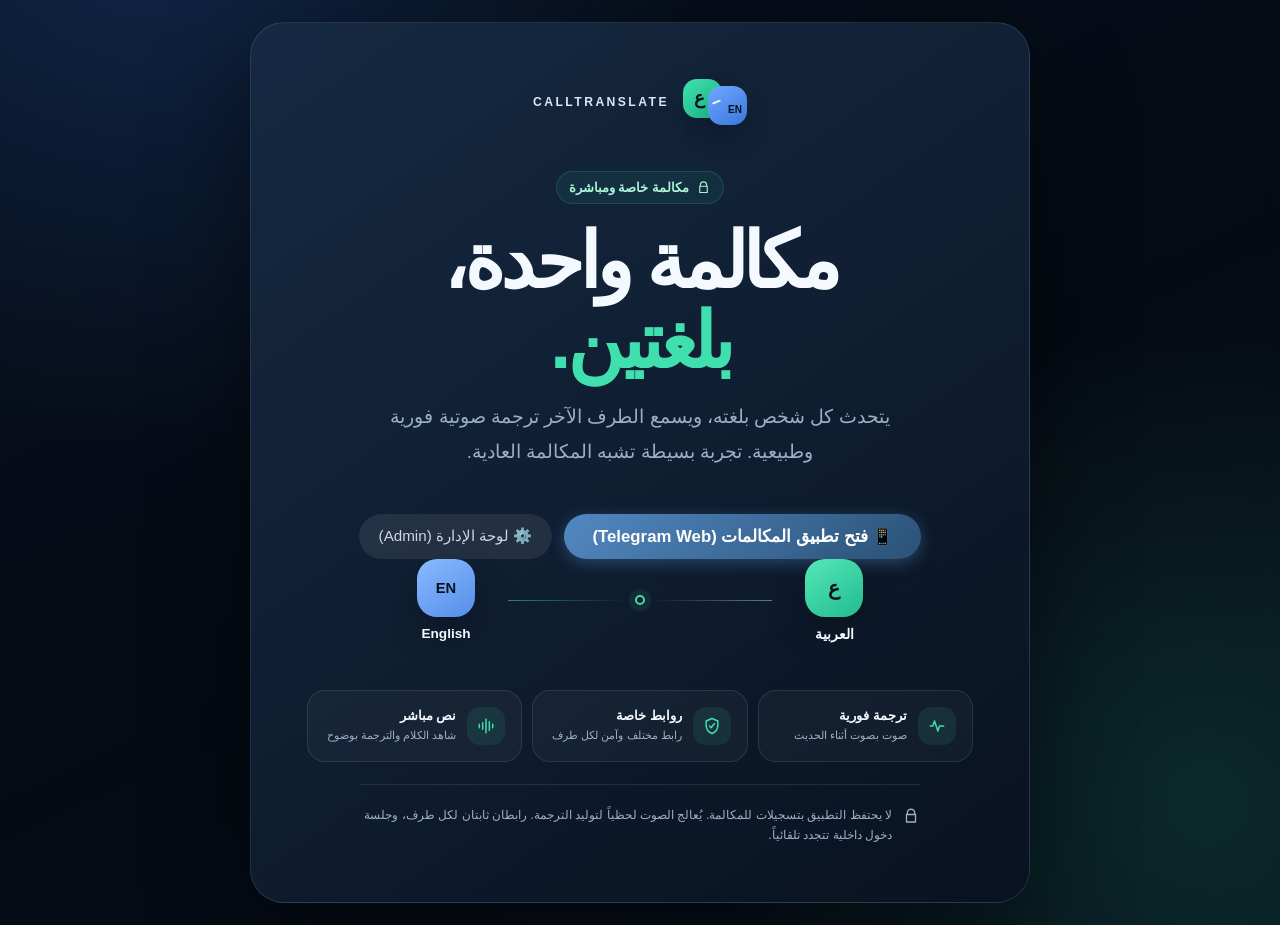
<file: static/index.html>
<!doctype html>
<html lang="ar" dir="rtl">
  <head>
    <meta charset="utf-8">
    <meta name="viewport" content="width=device-width, initial-scale=1, viewport-fit=cover">
    <meta name="theme-color" content="#07111f">
    <title>Calltranslate — مكالمة مترجمة</title>
    <link rel="icon" href="/static/favicon.svg" type="image/svg+xml">
    <link rel="stylesheet" href="/static/styles.css">
  </head>
  <body class="lobby-page">
    <div class="ambient-light ambient-light-top" aria-hidden="true"></div>
    <div class="ambient-light ambient-light-bottom" aria-hidden="true"></div>

    <main class="lobby-shell">
      <section class="hero-card">
        <div class="lobby-brand">
          <div class="brand-mark" aria-hidden="true">
            <span>ع</span><i></i><span>EN</span>
          </div>
          <p class="eyebrow">CALLTRANSLATE</p>
        </div>

        <div class="hero-copy-wrap">
          <span class="secure-chip">
            <svg viewBox="0 0 24 24" aria-hidden="true">
              <path d="M7 10V8a5 5 0 0 1 10 0v2M6 10h12v10H6z"></path>
            </svg>
            مكالمة خاصة ومباشرة
          </span>
          <h1>مكالمة واحدة،<br><span>بلغتين.</span></h1>
          <p class="hero-copy">
            يتحدث كل شخص بلغته، ويسمع الطرف الآخر ترجمة صوتية فورية وطبيعية.
            تجربة بسيطة تشبه المكالمة العادية.
          </p>
          <div style="margin-top: 22px; display: flex; gap: 12px; justify-content: center; flex-wrap: wrap;">
            <a href="/app" style="display: inline-flex; align-items: center; gap: 8px; background: linear-gradient(135deg, #5288c1, #2b5278); color: white; text-decoration: none; padding: 12px 28px; border-radius: 25px; font-weight: bold; font-size: 1.05rem; box-shadow: 0 4px 15px rgba(82,136,193,0.4);">
              <span>📱 فتح تطبيق المكالمات (Telegram Web)</span>
            </a>
            <a href="/admin" style="display: inline-flex; align-items: center; gap: 8px; background: rgba(255,255,255,0.08); color: #cdd7e1; text-decoration: none; padding: 12px 20px; border-radius: 25px; font-weight: 500; font-size: 0.95rem;">
              <span>⚙️ لوحة الإدارة (Admin)</span>
            </a>
          </div>
        </div>

        <div class="language-route" aria-label="ترجمة بين العربية والإنجليزية">
          <div class="language-person">
            <span class="language-avatar arabic-avatar">ع</span>
            <strong>العربية</strong>
          </div>
          <div class="route-line" aria-hidden="true">
            <span></span><i></i><span></span>
          </div>
          <div class="language-person">
            <span class="language-avatar english-avatar">EN</span>
            <strong>English</strong>
          </div>
        </div>

        <div class="feature-grid">
          <article class="feature-card">
            <span class="feature-icon" aria-hidden="true">
              <svg viewBox="0 0 24 24"><path d="M4 12h3l2-6 4 12 2-6h5"></path></svg>
            </span>
            <div><strong>ترجمة فورية</strong><small>صوت بصوت أثناء الحديث</small></div>
          </article>
          <article class="feature-card">
            <span class="feature-icon" aria-hidden="true">
              <svg viewBox="0 0 24 24">
                <path d="M12 3 5 6v5c0 4.6 2.8 8.2 7 10 4.2-1.8 7-5.4 7-10V6l-7-3Z"></path>
                <path d="m9 12 2 2 4-5"></path>
              </svg>
            </span>
            <div><strong>روابط خاصة</strong><small>رابط مختلف وآمن لكل طرف</small></div>
          </article>
          <article class="feature-card">
            <span class="feature-icon" aria-hidden="true">
              <svg viewBox="0 0 24 24"><path d="M12 4v16M8 8v8M4 10v4M16 7v10M20 10v4"></path></svg>
            </span>
            <div><strong>نص مباشر</strong><small>شاهد الكلام والترجمة بوضوح</small></div>
          </article>
        </div>

        <div class="privacy-note">
          <svg viewBox="0 0 24 24" aria-hidden="true">
            <path d="M7 10V8a5 5 0 0 1 10 0v2M6 10h12v10H6z"></path>
          </svg>
          <p>
            لا يحتفظ التطبيق بتسجيلات للمكالمة. يُعالج الصوت لحظياً لتوليد
            الترجمة. رابطان ثابتان لكل طرف، وجلسة دخول داخلية تتجدد تلقائياً.
          </p>
        </div>
      </section>
    </main>
  </body>
</html>
</file>
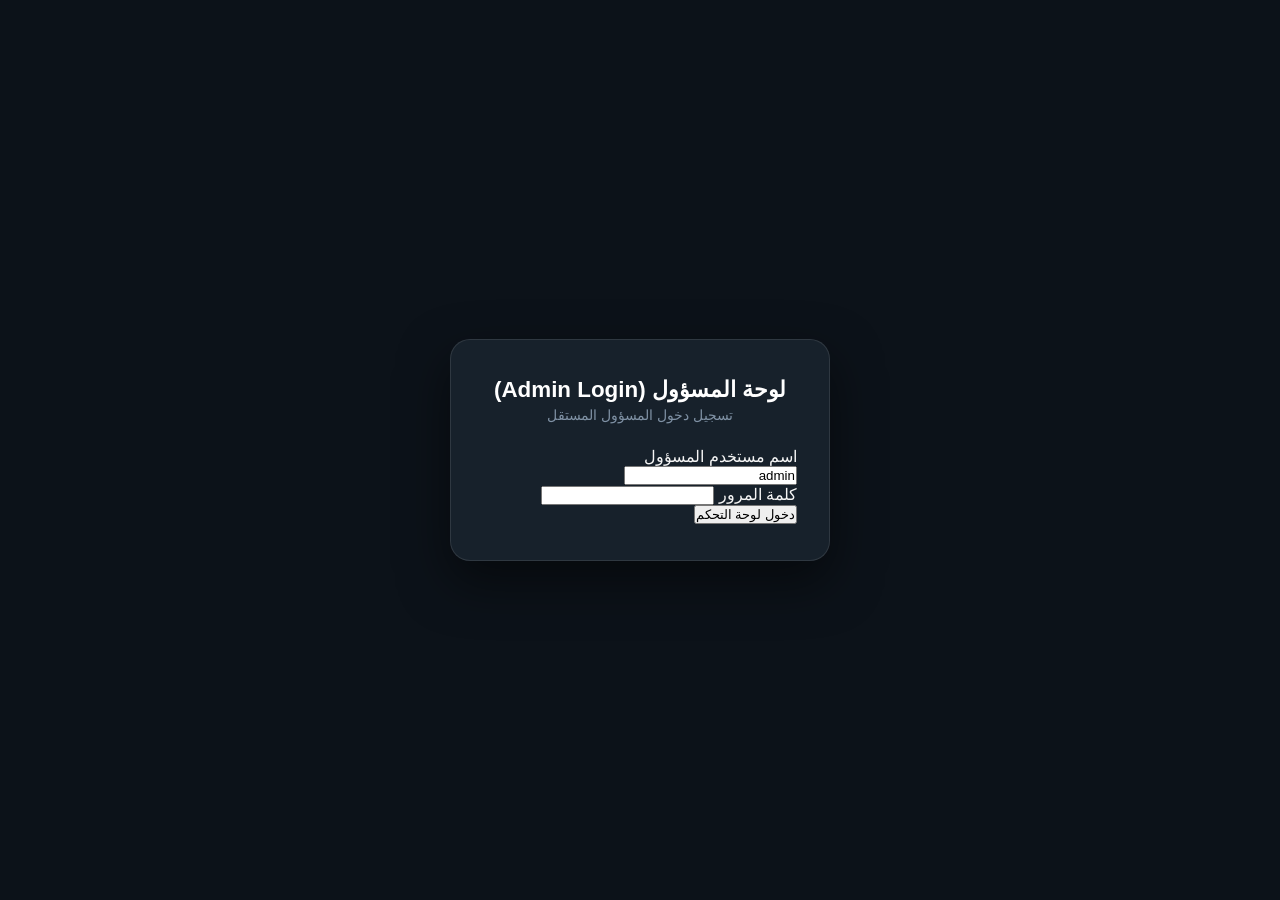
<file: static/admin.html>
<!doctype html>
<html lang="ar" dir="rtl">
  <head>
    <meta charset="utf-8">
    <meta name="viewport" content="width=device-width, initial-scale=1">
    <title>Calltranslate — لوحة تحكم المسؤول (Admin Dashboard)</title>
    <link rel="icon" href="/static/favicon.svg" type="image/svg+xml">
    <link rel="stylesheet" href="/static/app.css">
    <style>
      body {
        background-color: #0b1118;
        display: block;
        overflow-y: auto;
        padding: 32px 24px;
        min-height: 100vh;
      }
      .admin-wrap {
        max-width: 1100px;
        margin: 0 auto;
      }
      .admin-header {
        display: flex;
        justify-content: space-between;
        align-items: center;
        margin-bottom: 24px;
        flex-wrap: wrap;
        gap: 16px;
      }
      .admin-title-row h1 {
        font-size: 1.6rem;
        margin-bottom: 4px;
        color: #fff;
      }
      .stats-grid {
        display: grid;
        grid-template-columns: repeat(auto-fit, minmax(220px, 1fr));
        gap: 16px;
        margin-bottom: 24px;
      }
      .stat-card {
        background-color: var(--tg-header-bg);
        border: 1px solid var(--tg-border);
        border-radius: 12px;
        padding: 18px 20px;
      }
      .stat-val {
        font-size: 1.8rem;
        font-weight: 700;
        color: var(--tg-accent-blue);
      }
      .stat-lbl {
        color: var(--tg-text-secondary);
        font-size: 0.85rem;
        margin-top: 4px;
      }
      .admin-table-card {
        background-color: var(--tg-header-bg);
        border: 1px solid var(--tg-border);
        border-radius: 14px;
        overflow-x: auto;
      }
      table {
        width: 100%;
        border-collapse: collapse;
        text-align: right;
      }
      th {
        background-color: rgba(255, 255, 255, 0.04);
        padding: 14px 18px;
        font-size: 0.85rem;
        color: var(--tg-text-secondary);
        border-bottom: 1px solid var(--tg-border);
      }
      td {
        padding: 14px 18px;
        border-bottom: 1px solid rgba(255, 255, 255, 0.05);
        font-size: 0.95rem;
        vertical-align: middle;
      }
      tr:hover td {
        background-color: rgba(255, 255, 255, 0.02);
      }
      .model-select {
        background-color: var(--tg-app-bg);
        color: #fff;
        border: 1px solid var(--tg-border);
        padding: 8px 12px;
        border-radius: 8px;
        outline: none;
        cursor: pointer;
      }
      .model-select:focus {
        border-color: var(--tg-accent-blue);
      }
      .action-btns {
        display: flex;
        gap: 8px;
      }
      .btn-sm {
        padding: 6px 12px;
        border-radius: 6px;
        font-size: 0.8rem;
        font-weight: 600;
        cursor: pointer;
        border: none;
      }
      .btn-danger { background-color: var(--tg-red); color: white; }
      .btn-secondary { background-color: var(--tg-card-bg); color: var(--tg-text-primary); }
      .btn-secondary:hover { background-color: var(--tg-item-hover); }
      .notification {
        position: fixed;
        bottom: 24px;
        left: 24px;
        background-color: var(--tg-green);
        color: white;
        padding: 12px 24px;
        border-radius: 8px;
        font-weight: 600;
        box-shadow: 0 4px 15px rgba(0, 0, 0, 0.4);
        z-index: 1000;
      }
      /* Admin Login Box */
      .admin-login-overlay {
        position: fixed;
        top: 0; left: 0; right: 0; bottom: 0;
        background-color: #0c1219;
        display: flex;
        align-items: center;
        justify-content: center;
        z-index: 5000;
      }
      .admin-login-card {
        background-color: #17212b;
        border: 1px solid rgba(255, 255, 255, 0.1);
        border-radius: 20px;
        padding: 36px 32px;
        width: 100%;
        max-width: 380px;
        box-shadow: 0 20px 50px rgba(0, 0, 0, 0.5);
      }
    </style>
  </head>
  <body>
    <!-- Admin Login Modal if not authenticated as admin -->
    <div id="adminLoginOverlay" class="admin-login-overlay hidden">
      <div class="admin-login-card">
        <div style="text-align: center; margin-bottom: 24px;">
          <h2 style="color: #fff; font-size: 1.4rem;">لوحة المسؤول (Admin Login)</h2>
          <p style="color: var(--tg-text-secondary); font-size: 0.85rem; margin-top: 4px;">تسجيل دخول المسؤول المستقل</p>
        </div>
        <form id="adminLoginForm" class="auth-form-body">
          <div class="input-group">
            <label for="adminUsername">اسم مستخدم المسؤول</label>
            <input type="text" id="adminUsername" class="input-field" required autocomplete="username" value="admin">
          </div>
          <div class="input-group">
            <label for="adminPassword">كلمة المرور</label>
            <input type="password" id="adminPassword" class="input-field" required autocomplete="current-password">
          </div>
          <div id="adminLoginError" class="form-error-msg hidden"></div>
          <button type="submit" class="btn-auth-submit">دخول لوحة التحكم</button>
        </form>
      </div>
    </div>

    <!-- Admin Dashboard View -->
    <div id="adminDashboardView" class="admin-wrap hidden">
      <header class="admin-header">
        <div class="admin-title-row">
          <h1>لوحة تحكم المسؤول (Admin Dashboard)</h1>
          <p style="color: var(--tg-text-secondary);">إدارة حسابات المستخدمين والنماذج المخصصة للترجمة</p>
        </div>
        <div style="display: flex; gap: 12px; align-items: center;">
          <a href="/docs-app" class="btn-sm btn-secondary" style="text-decoration: none; padding: 10px 16px; font-size: 0.85rem;">📚 التوثيق البرمجي (Docs)</a>
          <button id="adminLogout" class="btn-sm btn-danger" style="padding: 10px 16px;">تسجيل الخروج</button>
        </div>
      </header>

      <section class="stats-grid">
        <div class="stat-card">
          <div id="statTotalUsers" class="stat-val">0</div>
          <div class="stat-lbl">إجمالي المستخدمين</div>
        </div>
        <div class="stat-card">
          <div id="statOnlineUsers" class="stat-val">0</div>
          <div class="stat-lbl">المتصلون الآن (Online)</div>
        </div>
        <div class="stat-card">
          <div id="statDefaultModel" class="stat-val" style="font-size: 1.1rem; padding-top: 6px;">Gemini 3.5 Live</div>
          <div class="stat-lbl">النموذج الافتراضي للنظام</div>
        </div>
      </section>

      <div class="admin-table-card">
        <table>
          <thead>
            <tr>
              <th>المستخدم</th>
              <th>اللغة</th>
              <th>الحالة</th>
              <th>النموذج المخصص (AI Model)</th>
              <th>الإجراءات</th>
            </tr>
          </thead>
          <tbody id="usersTableBody">
            <!-- Populated by admin.js -->
          </tbody>
        </table>
      </div>
    </div>

    <div id="toast" class="notification hidden"></div>
    <script src="/static/admin.js" defer></script>
  </body>
</html>
</file>
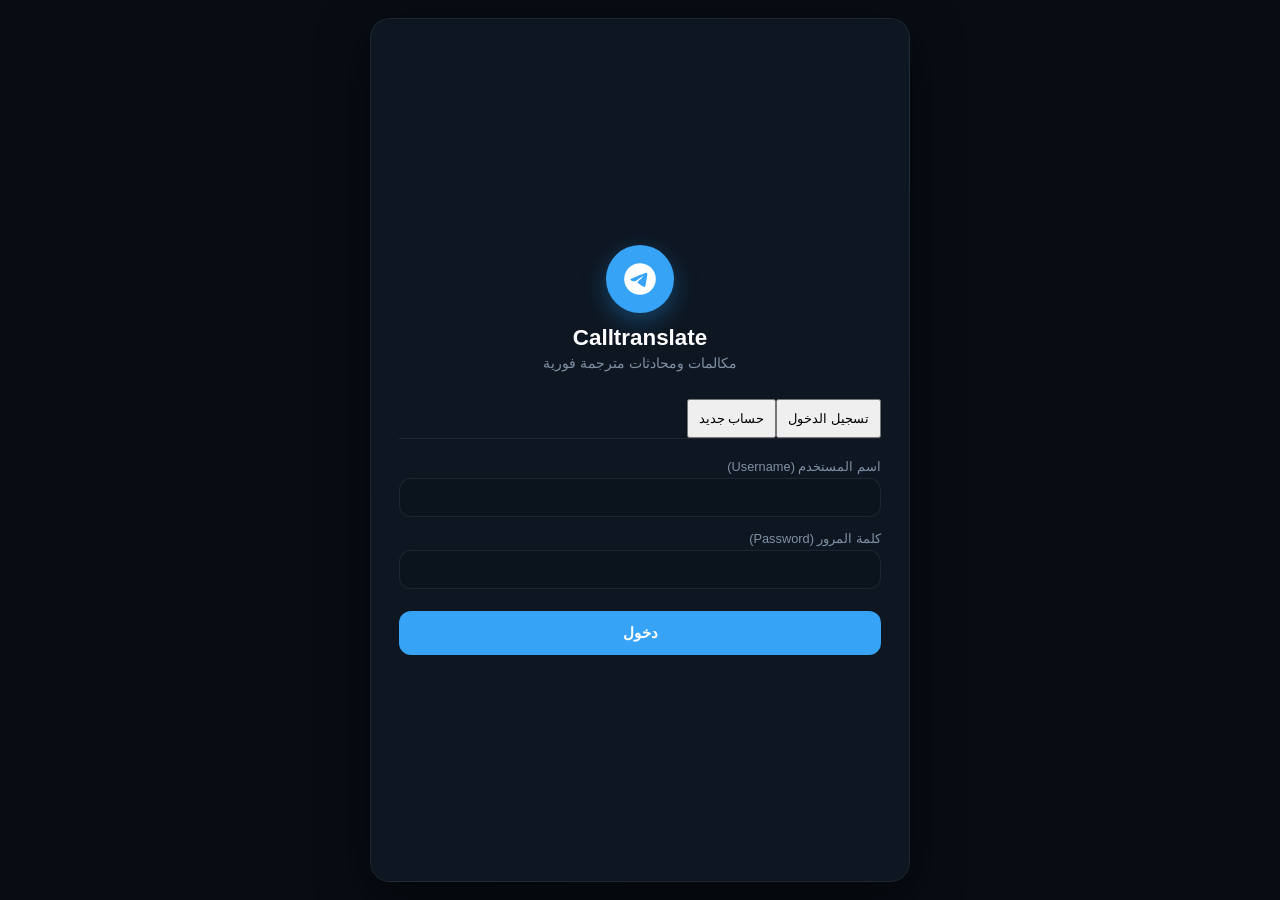
<file: static/app.html>
<!doctype html>
<html lang="ar" dir="rtl">
  <head>
    <meta charset="utf-8">
    <meta name="viewport" content="width=device-width, initial-scale=1, viewport-fit=cover, interactive-widget=resizes-content">
    <meta name="theme-color" content="#121e2a">
    <title>Calltranslate</title>
    <link rel="icon" href="/static/favicon.svg?v=2" type="image/svg+xml">
    <link rel="stylesheet" href="/static/app.css?v=5.1">
  </head>
  <body>
    <div class="telegram-device-shell">
      <!-- Main Header -->
      <header class="tg-main-header">
        <button id="btnHeaderProfile" class="tg-header-profile" type="button" title="حسابك الحالي" aria-label="فتح حسابك">
          <span id="headerUserAvatar" class="tg-header-avatar avatar-color-1">U</span>
          <span class="tg-header-online" aria-hidden="true"></span>
          <span id="currentUserLangBadge" class="tg-header-lang">AR</span>
          <strong id="currentUserHandle" class="tg-visually-hidden" dir="ltr">@user</strong>
        </button>

        <div class="tg-header-brand" aria-label="Calltranslate">
          <span class="tg-brand-mark" aria-hidden="true">
            <svg viewBox="0 0 24 24" fill="none">
              <path d="M6.5 5.5h11A2.5 2.5 0 0 1 20 8v6a2.5 2.5 0 0 1-2.5 2.5H12l-4.5 3v-3h-1A2.5 2.5 0 0 1 4 14V8a2.5 2.5 0 0 1 2.5-2.5Z" stroke="currentColor" stroke-width="1.8" stroke-linejoin="round"/>
              <path d="M8.5 11v1m3-3v5m3-3v1" stroke="currentColor" stroke-width="1.8" stroke-linecap="round"/>
            </svg>
          </span>
          <span class="tg-header-title">Calltranslate</span>
        </div>

        <span class="tg-header-balance" aria-hidden="true"></span>
      </header>

      <!-- Tab 1: Chats Feed -->
      <main id="viewChatsFeed" class="tg-chats-feed">
        <div id="contactsContainer"></div>

        <!-- Floating Action Button (Add Contact) -->
        <button id="btnOpenAddFriend" class="tg-fab-button" title="إضافة مستخدم">
          <svg width="24" height="24" viewBox="0 0 24 24" fill="none" stroke="currentColor" stroke-width="2.3">
            <path d="M16 21v-2a4 4 0 0 0-4-4H6a4 4 0 0 0-4 4v2"/>
            <circle cx="9" cy="7" r="4"/>
            <line x1="19" y1="8" x2="19" y2="14"/>
            <line x1="22" y1="11" x2="16" y2="11"/>
          </svg>
        </button>
      </main>

      <!-- Tab 2: Friend Requests Feed -->
      <main id="viewRequestsFeed" class="tg-chats-feed hidden">
        <div class="tg-requests-feed">
          <!-- Incoming Requests -->
          <div id="incomingSectionWrap">
            <div class="tg-section-headline">طلبات الصداقة الواردة</div>
            <div id="incomingRequestsList" style="display:flex; flex-direction:column; gap:8px;"></div>
            <p id="emptyIncomingText" style="color:var(--tg-text-secondary); font-size:0.85rem; padding:10px 0;">لا توجد طلبات واردة حالياً.</p>
          </div>

          <!-- Outgoing Pending Requests -->
          <div id="outgoingSectionWrap" style="margin-top:12px;">
            <div class="tg-section-headline" style="color:var(--tg-orange);">طلبات صادرة (بانتظار الموافقة)</div>
            <div id="outgoingRequestsList" style="display:flex; flex-direction:column; gap:8px;"></div>
            <p id="emptyOutgoingText" style="color:var(--tg-text-secondary); font-size:0.85rem; padding:10px 0;">لا توجد طلبات معلقة.</p>
          </div>
        </div>
      </main>

      <!-- Tab 3: Settings & Profile Feed -->
      <main id="viewSettingsFeed" class="tg-chats-feed hidden">
        <div class="tg-settings-feed">
          <!-- Profile Card -->
          <div class="tg-settings-profile-card">
            <div id="settingsUserAvatar" class="tg-avatar avatar-color-1" style="width:72px; height:72px; font-size:1.8rem; box-shadow:0 6px 20px rgba(0,0,0,0.4); margin:0 auto;">U</div>
            <div style="text-align:center; margin-top:12px;">
              <h3 id="settingsUserName" style="color:#fff; font-size:1.2rem; font-weight:700; margin-bottom:4px;">المستخدم</h3>
              <p id="settingsUserHandle" style="color:var(--tg-blue); font-size:0.92rem; font-weight:600;" dir="ltr">@user</p>
              <div style="display:inline-flex; align-items:center; gap:6px; margin-top:6px; background:rgba(79,174,106,0.15); border:1px solid rgba(79,174,106,0.3); padding:2px 10px; border-radius:12px; font-size:0.75rem; color:var(--tg-green);">
                <span style="width:7px; height:7px; border-radius:50%; background-color:var(--tg-green); display:inline-block;"></span>
                متصل الآن
              </div>
            </div>
          </div>

          <!-- Settings Options Group -->
          <div class="tg-settings-group">
            <button id="settingsBtnLang" class="tg-settings-row">
              <div class="tg-settings-row-icon icon-blue">
                <svg width="20" height="20" viewBox="0 0 24 24" fill="none" stroke="currentColor" stroke-width="2">
                  <circle cx="12" cy="12" r="10"/>
                  <line x1="2" y1="12" x2="22" y2="12"/>
                  <path d="M12 2a15.3 15.3 0 0 1 4 10 15.3 15.3 0 0 1-4 10 15.3 15.3 0 0 1-4-10 15.3 15.3 0 0 1 4-10z"/>
                </svg>
              </div>
              <div class="tg-settings-row-content">
                <span class="tg-settings-row-title">لغة الترجمة الفورية</span>
                <span id="settingsLangText" class="tg-settings-row-value">العربية (AR)</span>
              </div>
              <svg width="18" height="18" viewBox="0 0 24 24" fill="none" stroke="currentColor" stroke-width="2" style="color:var(--tg-text-secondary); transform:rotate(180deg);">
                <polyline points="9 18 15 12 9 6"/>
              </svg>
            </button>

            <a href="/docs-app" class="tg-settings-row" style="text-decoration:none;">
              <div class="tg-settings-row-icon icon-orange">
                <svg width="20" height="20" viewBox="0 0 24 24" fill="none" stroke="currentColor" stroke-width="2">
                  <path d="M4 19.5A2.5 2.5 0 0 1 6.5 17H20"/>
                  <path d="M6.5 2H20v20H6.5A2.5 2.5 0 0 1 4 19.5v-15A2.5 2.5 0 0 1 6.5 2z"/>
                </svg>
              </div>
              <div class="tg-settings-row-content">
                <span class="tg-settings-row-title">دليل التوثيق البرمجي</span>
                <span class="tg-settings-row-value">Docs & API</span>
              </div>
              <svg width="18" height="18" viewBox="0 0 24 24" fill="none" stroke="currentColor" stroke-width="2" style="color:var(--tg-text-secondary); transform:rotate(180deg);">
                <polyline points="9 18 15 12 9 6"/>
              </svg>
            </a>
          </div>

          <!-- Logout Group -->
          <div class="tg-settings-group" style="margin-top:16px;">
            <button id="settingsBtnLogout" class="tg-settings-row text-red">
              <div class="tg-settings-row-icon icon-red">
                <svg width="20" height="20" viewBox="0 0 24 24" fill="none" stroke="currentColor" stroke-width="2">
                  <path d="M9 21H5a2 2 0 0 1-2-2V5a2 2 0 0 1 2-2h4"/>
                  <polyline points="16 17 21 12 16 7"/>
                  <line x1="21" y1="12" x2="9" y2="12"/>
                </svg>
              </div>
              <div class="tg-settings-row-content">
                <span class="tg-settings-row-title" style="color:var(--tg-red);">تسجيل الخروج</span>
              </div>
            </button>
          </div>
        </div>
      </main>

      <!-- Bottom Navigation Bar (Telegram iOS Style) -->
      <nav class="tg-bottom-nav" aria-label="التنقل الرئيسي">
        <button id="navTabChats" class="tg-bottom-nav-item active" type="button" aria-label="المحادثات">
          <div class="tg-nav-icon-wrap">
            <svg width="24" height="24" viewBox="0 0 24 24" fill="none" stroke="currentColor" stroke-width="2">
              <path d="M21 15a2 2 0 0 1-2 2H7l-4 4V5a2 2 0 0 1 2-2h14a2 2 0 0 1 2 2z"/>
            </svg>
            <span id="chatsUnreadCountBadge" class="tg-nav-badge badge-green hidden">0</span>
          </div>
          <span class="tg-nav-label">المحادثات</span>
        </button>

        <button id="navTabRequests" class="tg-bottom-nav-item" type="button" aria-label="الطلبات">
          <div class="tg-nav-icon-wrap">
            <svg width="24" height="24" viewBox="0 0 24 24" fill="none" stroke="currentColor" stroke-width="2">
              <path d="M17 21v-2a4 4 0 0 0-4-4H5a4 4 0 0 0-4 4v2"/>
              <circle cx="9" cy="7" r="4"/>
              <path d="M23 21v-2a4 4 0 0 0-3-3.87"/>
              <path d="M16 3.13a4 4 0 0 1 0 7.75"/>
            </svg>
            <span id="requestsCountBadge" class="tg-nav-badge badge-orange hidden">0</span>
          </div>
          <span class="tg-nav-label">الطلبات</span>
        </button>

        <button id="navTabSettings" class="tg-bottom-nav-item" type="button" aria-label="الإعدادات">
          <div class="tg-nav-icon-wrap">
            <svg width="24" height="24" viewBox="0 0 24 24" fill="none" stroke="currentColor" stroke-width="2">
              <circle cx="12" cy="12" r="3"/>
              <path d="M19.4 15a1.65 1.65 0 0 0 .33 1.82l.06.06a2 2 0 0 1 0 2.83 2 2 0 0 1-2.83 0l-.06-.06a1.65 1.65 0 0 0-1.82-.33 1.65 1.65 0 0 0-1 1.51V21a2 2 0 0 1-2 2 2 2 0 0 1-2-2v-.09A1.65 1.65 0 0 0 9 19.4a1.65 1.65 0 0 0-1.82.33l-.06.06a2 2 0 0 1-2.83 0 2 2 0 0 1 0-2.83l.06-.06a1.65 1.65 0 0 0 .33-1.82 1.65 1.65 0 0 0-1.51-1H3a2 2 0 0 1-2-2 2 2 0 0 1 2-2h.09A1.65 1.65 0 0 0 4.6 9a1.65 1.65 0 0 0-.33-1.82l-.06-.06a2 2 0 0 1 0-2.83 2 2 0 0 1 2.83 0l.06.06a1.65 1.65 0 0 0 1.82.33H9a1.65 1.65 0 0 0 1-1.51V3a2 2 0 0 1 2-2 2 2 0 0 1 2 2v.09a1.65 1.65 0 0 0 1 1.51 1.65 1.65 0 0 0 1.82-.33l.06-.06a2 2 0 0 1 2.83 0 2 2 0 0 1 0 2.83l-.06.06a1.65 1.65 0 0 0-.33 1.82V9a1.65 1.65 0 0 0 1.51 1H21a2 2 0 0 1 2 2 2 2 0 0 1-2 2h-.09a1.65 1.65 0 0 0-1.51 1z"/>
            </svg>
          </div>
          <span class="tg-nav-label">الإعدادات</span>
        </button>
      </nav>

      <!-- ====================================================================
           Telegram Chat Interior View Overlay
           ==================================================================== -->
      <div id="chatViewOverlay" class="tg-chat-viewport hidden">
        <header class="tg-chat-appbar">
          <div class="tg-chat-target-profile" id="chatTargetProfileHeader">
            <button id="btnChatBack" class="tg-icon-btn" title="رجوع">
              <svg width="24" height="24" viewBox="0 0 24 24" fill="none" stroke="currentColor" stroke-width="2.5">
                <polyline points="9 18 15 12 9 6"/>
              </svg>
            </button>
            <div id="chatContactAvatar" class="tg-avatar" style="width:40px;height:40px;font-size:1.05rem;">C</div>
            <div class="tg-chat-meta">
              <h4 id="chatContactName">Contact Name</h4>
              <p id="chatContactStatus">متصل الآن</p>
            </div>
          </div>

          <div class="tg-chat-appbar-actions">
            <!-- Green Call Button -->
            <button id="btnChatCall" class="tg-call-btn-circle" title="مكالمة هاتفية مترجمة">
              <svg width="18" height="18" viewBox="0 0 24 24" fill="none" stroke="currentColor" stroke-width="2.2">
                <path d="M22 16.92v3a2 2 0 0 1-2.18 2 19.79 19.79 0 0 1-8.63-3.07 19.5 19.5 0 0 1-6-6 19.79 19.79 0 0 1-3.07-8.67A2 2 0 0 1 4.11 2h3a2 2 0 0 1 2 1.72 12.84 12.84 0 0 0 .7 2.81 2 2 0 0 1-.45 2.11L8.09 9.91a16 16 0 0 0 6 6l1.27-1.27a2 2 0 0 1 2.11-.45 12.84 12.84 0 0 0 2.81.7A2 2 0 0 1 22 16.92z"/>
              </svg>
            </button>
            <!-- 3 Dots Dropdown Menu -->
            <button id="btnChatMenu" class="tg-icon-btn" title="خيارات">
              <svg width="20" height="20" viewBox="0 0 24 24" fill="currentColor">
                <circle cx="12" cy="5" r="2"/>
                <circle cx="12" cy="12" r="2"/>
                <circle cx="12" cy="19" r="2"/>
              </svg>
            </button>
          </div>
        </header>

        <!-- Dropdown Menu for Chat -->
        <div id="chatKebabDropdown" class="tg-dropdown-menu hidden">
          <button id="btnChatDelete" class="tg-dropdown-item danger">
            <svg width="16" height="16" viewBox="0 0 24 24" fill="none" stroke="currentColor" stroke-width="2">
              <polyline points="3 6 5 6 21 6"/>
              <path d="M19 6v14a2 2 0 0 1-2 2H7a2 2 0 0 1-2-2V6m3 0V4a2 2 0 0 1 2-2h4a2 2 0 0 1 2 2v2"/>
            </svg>
            <span>حذف جهة الاتصال</span>
          </button>
        </div>

        <!-- Messages scroll container -->
        <div id="chatMessagesContainer" class="tg-messages-scroll"></div>

        <!-- Chat Input Bar -->
        <form id="chatInputForm" class="tg-input-bar-wrap">
          <input 
            type="text" 
            id="chatTextInput" 
            class="tg-message-input-capsule" 
            placeholder="اكتب رسالة مترجمة..." 
            autocomplete="off" 
            required
          >
          <button type="submit" class="tg-btn-send" title="إرسال">
            <svg width="20" height="20" viewBox="0 0 24 24" fill="none" stroke="currentColor" stroke-width="2.2">
              <line x1="22" y1="2" x2="11" y2="13"/>
              <polygon points="22 2 15 22 11 13 2 9 22 2"/>
            </svg>
          </button>
        </form>
      </div>

      <!-- ====================================================================
           Add Friend Bottom Sheet Modal
           ==================================================================== -->
      <div id="addFriendBackdrop" class="tg-bottom-sheet-backdrop hidden"></div>
      <div id="addFriendSheet" class="tg-modal-bottom-sheet hidden">
        <div style="display:flex; justify-content:space-between; align-items:center; margin-bottom:16px;">
          <h3 style="color:#fff; font-size:1.15rem; font-weight:700;">إضافة صديق جديد</h3>
          <button id="btnCloseAddFriend" class="tg-icon-btn" style="padding:4px;">✕</button>
        </div>
        <p style="color:var(--tg-text-secondary); font-size:0.85rem; margin-bottom:14px;">
          أدخل اسم المستخدم للطرف الآخر (Username) لإرسال طلب صداقة فوري:
        </p>
        <div style="display:flex; gap:8px;">
          <input 
            type="search" 
            id="addFriendInput" 
            name="friend_search_query_no_autofill" 
            placeholder="مثال: khalel712 أو @hammadrv" 
            class="tg-message-input-capsule"
            autocomplete="off" 
            autocorrect="off" 
            autocapitalize="off" 
            spellcheck="false" 
            data-lpignore="true" 
            data-1p-ignore="true"
          >
          <button id="btnAddFriend" class="btn-tg-action btn-accept-req" style="padding:10px 20px; font-size:0.9rem;">
            إرسال
          </button>
        </div>
      </div>

      <!-- ====================================================================
           Telegram Fullscreen Calling Screen
           ==================================================================== -->
      <div id="callOverlay" class="tg-call-fullscreen hidden">
        <div class="tg-call-top">
          <h2 id="callTargetName" class="tg-call-name">Contact</h2>
          <div class="tg-call-status-indicator">
            <span class="tg-pulsing-dot"></span>
            <span id="callStatusLine">جاري الاتصال...</span>
          </div>
          <div id="callTimer" class="tg-call-timer">00:00</div>
        </div>

        <div class="tg-call-center">
          <div class="tg-ripple-container">
            <div class="tg-ripple-wave"></div>
            <div class="tg-ripple-wave"></div>
            <div id="callOverlayAvatar" class="tg-call-big-avatar avatar-color-1">C</div>
          </div>
          <div class="tg-subtitles-island">
            <div style="font-size:0.75rem; color:var(--tg-blue); font-weight:700; margin-bottom:4px;">
              🎙️ الترجمة الصوتية الفورية (Gemini 3.5 Live)
            </div>
            <p id="callCaptionText" class="tg-subtitles-text">جاري تشغيل محرك الترجمة...</p>
          </div>
        </div>

        <div class="tg-call-controls" role="group" aria-label="أزرار المكالمة">
          <div class="tg-call-control-item">
            <button
              id="btnCallMute"
              class="tg-call-circle-btn tg-btn-mute"
              type="button"
              title="كتم الميكروفون"
              aria-label="كتم الميكروفون"
              aria-pressed="false"
            >
              <svg width="24" height="24" viewBox="0 0 24 24" fill="none" stroke="currentColor" stroke-width="2">
                <path d="M12 1a3 3 0 0 0-3 3v8a3 3 0 0 0 6 0V4a3 3 0 0 0-3-3z"/>
                <path d="M19 10v2a7 7 0 0 1-14 0v-2"/>
                <line x1="12" y1="19" x2="12" y2="23"/>
                <line x1="8" y1="23" x2="16" y2="23"/>
                <line class="tg-mic-muted-slash" x1="3" y1="3" x2="21" y2="21"/>
              </svg>
            </button>
            <span id="callMuteLabel" class="tg-call-control-label" aria-live="polite">الميكروفون يعمل</span>
          </div>
          <div class="tg-call-control-item">
            <button id="btnCallEnd" class="tg-call-circle-btn tg-btn-hangup" type="button" title="إنهاء المكالمة" aria-label="إنهاء المكالمة">
              <svg width="28" height="28" viewBox="0 0 24 24" fill="none" stroke="currentColor" stroke-width="2.2">
                <path d="M10.68 13.31a16 16 0 0 0 3.41 2.6l1.27-1.27a2 2 0 0 1 2.11-.45 12.84 12.84 0 0 0 2.81.7 2 2 0 0 1 1.72 2v3a2 2 0 0 1-2.18 2 19.79 19.79 0 0 1-8.63-3.07 19.42 19.42 0 0 1-3.33-2.67m-2.67-3.34a19.79 19.79 0 0 1-3.07-8.63A2 2 0 0 1 4.11 2h3a2 2 0 0 1 2 1.72 12.84 12.84 0 0 0 .7 2.81 2 2 0 0 1-.45 2.11L8.09 9.91"/>
                <line x1="23" y1="1" x2="1" y2="23"/>
              </svg>
            </button>
            <span class="tg-call-control-label">إنهاء</span>
          </div>
        </div>
      </div>

      <!-- Incoming Call Sheet -->
      <div id="incomingModal" class="tg-incoming-overlay hidden">
        <div style="text-align:center;">
          <div id="incomingAvatar" class="tg-call-big-avatar avatar-color-2" style="margin:0 auto 16px;">C</div>
          <h2 id="incomingCallerName" style="color:#fff; font-size:1.6rem; font-weight:700;">Contact</h2>
          <p id="incomingCallerSub" style="color:var(--tg-blue); font-size:0.95rem; margin-top:4px;">مكالمة مترجمة واردة...</p>
        </div>

        <div style="display:flex; gap:40px;">
          <button id="btnAcceptCall" class="tg-call-circle-btn" style="background-color:var(--tg-green); width:68px; height:68px; box-shadow:0 6px 20px rgba(79,174,106,0.5);" title="قبول">
            <svg width="32" height="32" viewBox="0 0 24 24" fill="none" stroke="currentColor" stroke-width="2.2">
              <path d="M22 16.92v3a2 2 0 0 1-2.18 2 19.79 19.79 0 0 1-8.63-3.07 19.5 19.5 0 0 1-6-6 19.79 19.79 0 0 1-3.07-8.67A2 2 0 0 1 4.11 2h3a2 2 0 0 1 2 1.72 12.84 12.84 0 0 0 .7 2.81 2 2 0 0 1-.45 2.11L8.09 9.91a16 16 0 0 0 6 6l1.27-1.27a2 2 0 0 1 2.11-.45 12.84 12.84 0 0 0 2.81.7A2 2 0 0 1 22 16.92z"/>
            </svg>
          </button>
          <button id="btnDeclineCall" class="tg-call-circle-btn tg-btn-hangup" style="width:68px; height:68px;" title="رفض">
            <svg width="32" height="32" viewBox="0 0 24 24" fill="none" stroke="currentColor" stroke-width="2.2">
              <line x1="18" y1="6" x2="6" y2="18"/>
              <line x1="6" y1="6" x2="18" y2="18"/>
            </svg>
          </button>
        </div>
      </div>

      <!-- ====================================================================
           Telegram Slide-in Drawer
           ==================================================================== -->
      <div id="drawerBackdrop" class="tg-drawer-backdrop hidden"></div>
      <aside id="tgDrawer" class="tg-drawer hidden">
        <div class="tg-drawer-header">
          <div id="drawerUserAvatar" class="tg-avatar avatar-color-1" style="width:58px;height:58px;font-size:1.4rem;">U</div>
          <div>
            <h3 id="drawerUserName" style="color:#fff; font-size:1.05rem; font-weight:700;">المستخدم</h3>
            <p id="drawerUserHandle" style="color:#79b8ff; font-size:0.82rem;" dir="ltr">@user</p>
          </div>
        </div>
        <div class="tg-drawer-menu-list">
          <button id="drawerBtnLang" class="tg-drawer-item">
            <svg width="20" height="20" viewBox="0 0 24 24" fill="none" stroke="currentColor" stroke-width="2">
              <circle cx="12" cy="12" r="10"/>
              <line x1="2" y1="12" x2="22" y2="12"/>
              <path d="M12 2a15.3 15.3 0 0 1 4 10 15.3 15.3 0 0 1-4 10 15.3 15.3 0 0 1-4-10 15.3 15.3 0 0 1 4-10z"/>
            </svg>
            <span>لغة الترجمة: <strong id="drawerLangText">العربية (AR)</strong></span>
          </button>
          <a href="/docs-app" class="tg-drawer-item" style="text-decoration:none;">
            <svg width="20" height="20" viewBox="0 0 24 24" fill="none" stroke="currentColor" stroke-width="2">
              <path d="M4 19.5A2.5 2.5 0 0 1 6.5 17H20"/>
              <path d="M6.5 2H20v20H6.5A2.5 2.5 0 0 1 4 19.5v-15A2.5 2.5 0 0 1 6.5 2z"/>
            </svg>
            <span>دليل التوثيق البرمجي (Docs)</span>
          </a>
          <button id="drawerBtnLogout" class="tg-drawer-item" style="color:var(--tg-red);">
            <svg width="20" height="20" viewBox="0 0 24 24" fill="none" stroke="currentColor" stroke-width="2">
              <path d="M9 21H5a2 2 0 0 1-2-2V5a2 2 0 0 1 2-2h4"/>
              <polyline points="16 17 21 12 16 7"/>
              <line x1="21" y1="12" x2="9" y2="12"/>
            </svg>
            <span>تسجيل الخروج</span>
          </button>
        </div>
      </aside>

      <!-- ====================================================================
           Auth Screen
           ==================================================================== -->
      <div id="authBox" class="tg-chat-viewport" style="background:#0e1621; z-index:500; justify-content:center; padding:32px 28px;">
        <div style="text-align:center; margin-bottom:28px;">
          <div style="width:68px; height:68px; border-radius:50%; background:var(--tg-blue); display:inline-flex; align-items:center; justify-content:center; margin-bottom:12px; box-shadow:0 8px 24px rgba(36,139,218,0.4);">
            <svg width="38" height="38" viewBox="0 0 24 24" fill="white">
              <path d="M12 2C6.48 2 2 6.48 2 12s4.48 10 10 10 10-4.48 10-10S17.52 2 12 2zm4.64 6.8c-.15 1.58-.8 5.42-1.13 7.19-.14.75-.42 1-.68 1.03-.58.05-1.02-.38-1.58-.75-.88-.58-1.38-.94-2.23-1.5-.99-.65-.35-1.01.22-1.59.15-.15 2.71-2.48 2.76-2.69a.2.2 0 0 0-.05-.18c-.06-.05-.14-.03-.21-.02-.09.02-1.49.95-4.22 2.79-.4.27-.76.41-1.08.4-.36-.01-1.04-.2-1.55-.37-.63-.2-1.12-.31-1.08-.66.02-.18.27-.36.74-.55 2.92-1.27 4.86-2.11 5.83-2.51 2.78-1.16 3.35-1.36 3.73-1.36.08 0 .27.02.39.12.1.08.13.19.14.27-.01.06.01.24 0 .38z"/>
            </svg>
          </div>
          <h2 style="font-size:1.4rem; color:#fff;">Calltranslate</h2>
          <p style="color:var(--tg-text-secondary); font-size:0.85rem; margin-top:4px;">مكالمات ومحادثات مترجمة فورية</p>
        </div>

        <div style="display:flex; border-bottom:1px solid var(--tg-border); margin-bottom:20px;">
          <button id="tabLogin" class="tg-tab-item active" style="padding:10px;">تسجيل الدخول</button>
          <button id="tabRegister" class="tg-tab-item" style="padding:10px;">حساب جديد</button>
        </div>

        <form id="loginForm" method="post" style="display:flex; flex-direction:column; gap:14px;">
          <div>
            <label style="display:block; font-size:0.8rem; color:var(--tg-text-secondary); margin-bottom:4px;">اسم المستخدم (Username)</label>
            <input type="text" id="loginUsername" name="username" class="tg-message-input-capsule" style="width:100%; border-radius:12px;" required autocomplete="username">
          </div>
          <div>
            <label style="display:block; font-size:0.8rem; color:var(--tg-text-secondary); margin-bottom:4px;">كلمة المرور (Password)</label>
            <input type="password" id="loginPassword" name="password" class="tg-message-input-capsule" style="width:100%; border-radius:12px;" required autocomplete="current-password">
          </div>
          <div id="loginError" style="color:var(--tg-red); font-size:0.8rem; text-align:center;" class="hidden"></div>
          <button type="submit" class="btn-tg-action btn-accept-req" style="background-color:var(--tg-blue); padding:13px; border-radius:12px; font-size:0.95rem; margin-top:8px;">دخول</button>
        </form>

        <form id="registerForm" method="post" style="display:flex; flex-direction:column; gap:14px;" class="hidden">
          <div>
            <label style="display:block; font-size:0.8rem; color:var(--tg-text-secondary); margin-bottom:4px;">اسم المستخدم الجديد (Username)</label>
            <input type="text" id="regUsername" name="username" class="tg-message-input-capsule" style="width:100%; border-radius:12px;" required minlength="3">
          </div>
          <div>
            <label style="display:block; font-size:0.8rem; color:var(--tg-text-secondary); margin-bottom:4px;">الاسم الظاهر (Display Name)</label>
            <input type="text" id="regDisplayName" name="display_name" class="tg-message-input-capsule" style="width:100%; border-radius:12px;">
          </div>
          <div>
            <label style="display:block; font-size:0.8rem; color:var(--tg-text-secondary); margin-bottom:4px;">كلمة المرور (Password)</label>
            <input type="password" id="regPassword" name="password" class="tg-message-input-capsule" style="width:100%; border-radius:12px;" required minlength="6">
          </div>
          <div>
            <label style="display:block; font-size:0.8rem; color:var(--tg-text-secondary); margin-bottom:4px;">لغتك الأساسية</label>
            <select id="regLanguage" class="tg-message-input-capsule" style="width:100%; border-radius:12px;">
              <option value="ar">العربية (Arabic)</option>
              <option value="en">English (الإنجليزية)</option>
            </select>
          </div>
          <div id="regError" style="color:var(--tg-red); font-size:0.8rem; text-align:center;" class="hidden"></div>
          <button type="submit" class="btn-tg-action btn-accept-req" style="background-color:var(--tg-blue); padding:13px; border-radius:12px; font-size:0.95rem; margin-top:8px;">إنشاء الحساب</button>
        </form>
      </div>
    </div>

    <!-- Audio Elements -->
    <audio id="appTranslatedAudio" autoplay playsinline></audio>
    <audio id="appAudioPuller" muted playsinline hidden></audio>

    <script src="/static/app.js?v=5.1" defer></script>
  </body>
</html>
</file>
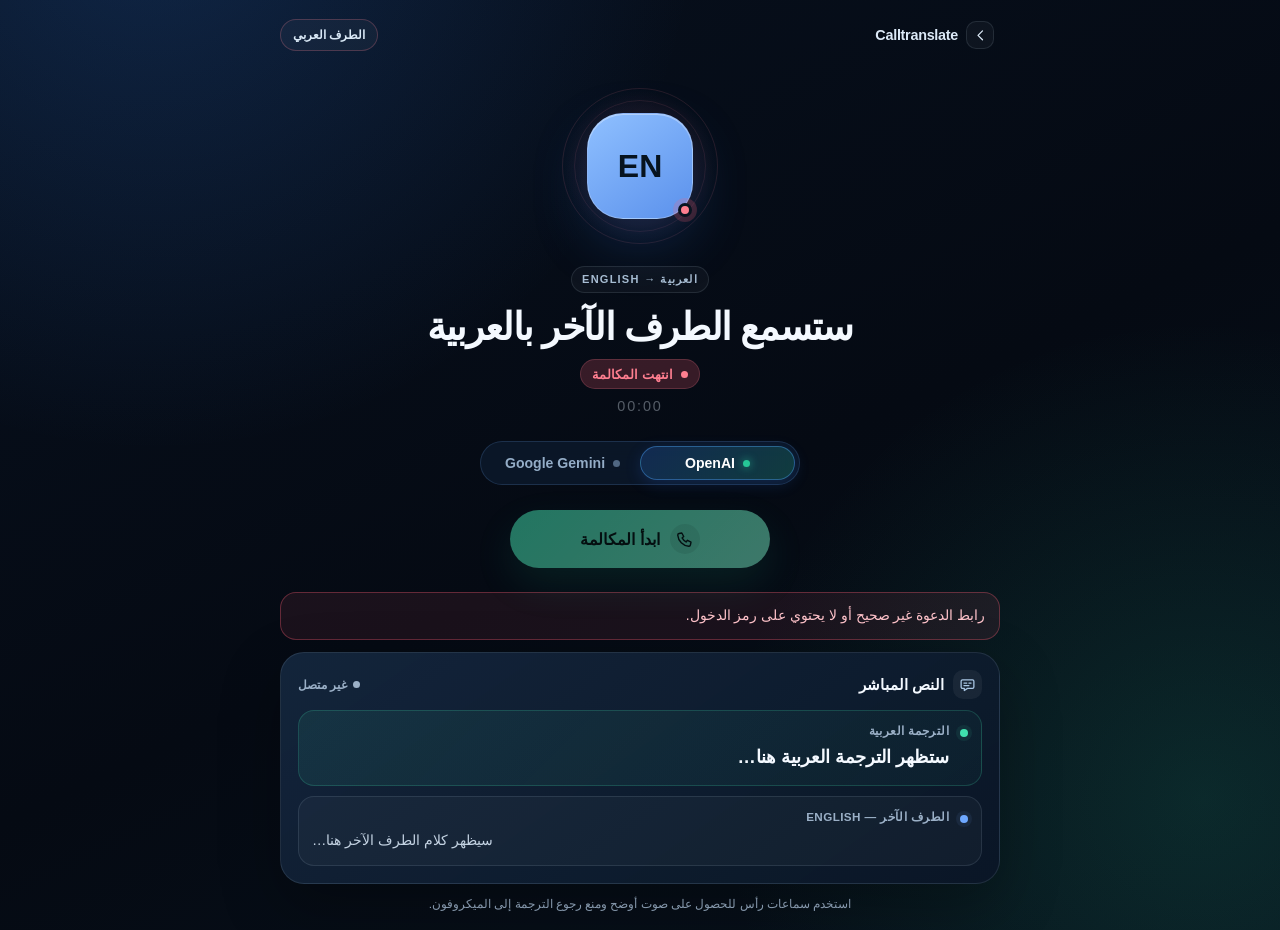
<file: static/call.html>
<!doctype html>
<html lang="ar" dir="rtl">
  <head>
    <meta charset="utf-8">
    <meta name="viewport" content="width=device-width, initial-scale=1, viewport-fit=cover">
    <meta name="theme-color" content="#07111f">
    <title>Calltranslate</title>
    <link rel="icon" href="/static/favicon.svg" type="image/svg+xml">
    <link rel="stylesheet" href="/static/styles.css">
  </head>
  <body class="call-page" data-call-state="loading">
    <div class="ambient-light ambient-light-top" aria-hidden="true"></div>
    <div class="ambient-light ambient-light-bottom" aria-hidden="true"></div>

    <main class="call-shell">
      <header class="call-header">
        <a class="wordmark" id="homeLink" href="/">
          <span class="wordmark-icon" aria-hidden="true">
            <svg viewBox="0 0 24 24">
              <path d="m14.8 5.5-6.3 6.3 6.3 6.3"></path>
            </svg>
          </span>
          <span>Calltranslate</span>
        </a>
        <span class="role-badge" id="roleBadge"></span>
      </header>

      <section class="call-stage" aria-labelledby="callTitle">
        <div class="call-identity">
          <div class="connection-orbit" id="connectionOrbit" aria-hidden="true">
            <span class="orbit-ring orbit-ring-one"></span>
            <span class="orbit-ring orbit-ring-two"></span>
            <span class="orbit-ring orbit-ring-three"></span>
            <div class="participant-avatar" id="participantAvatar"></div>
            <span class="avatar-status"></span>
            <span class="voice-bars">
              <i></i><i></i><i></i><i></i><i></i>
            </span>
          </div>
        </div>

        <p class="eyebrow direction-pill" id="directionLabel" dir="ltr"></p>
        <h1 id="callTitle"></h1>
        <div class="call-state-pill">
          <span class="state-dot" aria-hidden="true"></span>
          <p class="status-line" id="statusLine" role="status" aria-live="polite"></p>
        </div>
        <time class="call-timer" id="callTimer" datetime="PT0S">00:00</time>

        <div class="engine-selection" id="engineSelection" role="region" aria-label="Engine">
          <div class="engine-toggle-group" role="tablist">
            <button class="engine-btn active" id="engineOpenAI" type="button" role="tab" aria-selected="true">
              <span class="engine-dot" aria-hidden="true"></span>
              <span id="engineOpenAILabel">OpenAI</span>
            </button>
            <button class="engine-btn" id="engineGemini" type="button" role="tab" aria-selected="false">
              <span class="engine-dot" aria-hidden="true"></span>
              <span id="engineGeminiLabel">Google Gemini</span>
            </button>
          </div>

          <div class="gemini-models hidden" id="geminiModelSelector">
            <button class="model-pill active" id="modelPill25" type="button">
              <span class="model-name">Gemini 2.5 Flash</span>
              <span class="model-desc" id="model25Desc"></span>
            </button>
            <button class="model-pill" id="modelPill35" type="button">
              <span class="model-name">Gemini 3.5 Live</span>
              <span class="model-desc" id="model35Desc"></span>
            </button>
          </div>
        </div>

        <button class="primary-button large join-button" id="joinButton" type="button">
          <span class="button-icon" aria-hidden="true">
            <svg viewBox="0 0 24 24">
              <path d="M8.6 3.8 11 8.2 8.9 10a14.8 14.8 0 0 0 5.1 5.1l1.8-2.1 4.4 2.4-.7 3.5c-.2 1-1.1 1.7-2.1 1.6A15.2 15.2 0 0 1 3.5 6.6c-.1-1 .6-1.9 1.6-2.1l3.5-.7Z"></path>
            </svg>
          </span>
          <span id="joinButtonLabel"></span>
        </button>

        <div class="call-controls hidden" id="callControls" role="group">
          <button class="round-control" id="muteButton" type="button" aria-pressed="false">
            <span class="control-icon" aria-hidden="true">
              <svg class="mic-on-icon" viewBox="0 0 24 24">
                <rect x="9" y="3" width="6" height="11" rx="3"></rect>
                <path d="M5.5 11.5a6.5 6.5 0 0 0 13 0M12 18v3M8.5 21h7"></path>
              </svg>
              <svg class="mic-off-icon" viewBox="0 0 24 24">
                <path d="M9 9v2a3 3 0 0 0 4.8 2.4M15 9V6a3 3 0 0 0-5.7-1.3M5.5 11.5A6.5 6.5 0 0 0 16.2 16M18.5 11.5a6.5 6.5 0 0 1-.3 2M12 18v3M8.5 21h7M4 4l16 16"></path>
              </svg>
            </span>
            <span id="muteButtonLabel"></span>
          </button>
          <button class="round-control danger" id="leaveButton" type="button">
            <span class="control-icon" aria-hidden="true">
              <svg viewBox="0 0 24 24">
                <path d="M4.2 14.4a13.5 13.5 0 0 1 15.6 0l-2.1 4a1.4 1.4 0 0 1-1.7.7l-2.1-.8v-2.1a10.5 10.5 0 0 0-3.8 0v2.1l-2.1.8a1.4 1.4 0 0 1-1.7-.7l-2.1-4Z"></path>
              </svg>
            </span>
            <span id="leaveButtonLabel"></span>
          </button>
        </div>
      </section>

      <div class="error-banner hidden" id="errorBanner" role="alert">
        <span id="errorText"></span>
        <button class="audio-unlock-button hidden" id="audioUnlockButton" type="button">
          <svg viewBox="0 0 24 24" aria-hidden="true">
            <path d="M11 5 7 9H4v6h3l4 4V5ZM15.5 9a4 4 0 0 1 0 6M18 6.5a7.5 7.5 0 0 1 0 11"></path>
          </svg>
          <span id="audioUnlockLabel"></span>
        </button>
      </div>

      <section class="captions-panel" aria-labelledby="captionsTitle">
        <div class="captions-heading">
          <div class="captions-title-wrap">
            <span class="captions-icon" aria-hidden="true">
              <svg viewBox="0 0 24 24">
                <path d="M5 5.5h14a2 2 0 0 1 2 2v8a2 2 0 0 1-2 2h-7l-4.5 3v-3H5a2 2 0 0 1-2-2v-8a2 2 0 0 1 2-2Z"></path>
                <path d="M7 10h4M14 10h3M7 13.5h7"></path>
              </svg>
            </span>
            <h2 id="captionsTitle"></h2>
          </div>
          <span class="live-indicator" aria-hidden="true">
            <i></i><span id="liveLabel"></span>
          </span>
        </div>

        <div class="captions-stack">
          <article class="caption-block translated-caption">
            <span class="caption-language-dot" aria-hidden="true"></span>
            <div class="caption-content">
              <span class="caption-label" id="translatedCaptionLabel"></span>
              <p id="translatedTranscript" dir="auto"></p>
            </div>
          </article>

          <article class="caption-block source-caption">
            <span class="caption-language-dot" aria-hidden="true"></span>
            <div class="caption-content">
              <span class="caption-label" id="sourceCaptionLabel"></span>
              <p id="sourceTranscript" dir="auto"></p>
            </div>
          </article>
        </div>
      </section>

      <p class="headset-note" id="headsetNote"></p>
      <audio id="translatedAudio" autoplay playsinline></audio>
      <audio id="geminiAudioPuller" muted playsinline hidden aria-hidden="true"></audio>
    </main>

    <script src="/static/call.js" defer></script>
  </body>
</html>
</file>
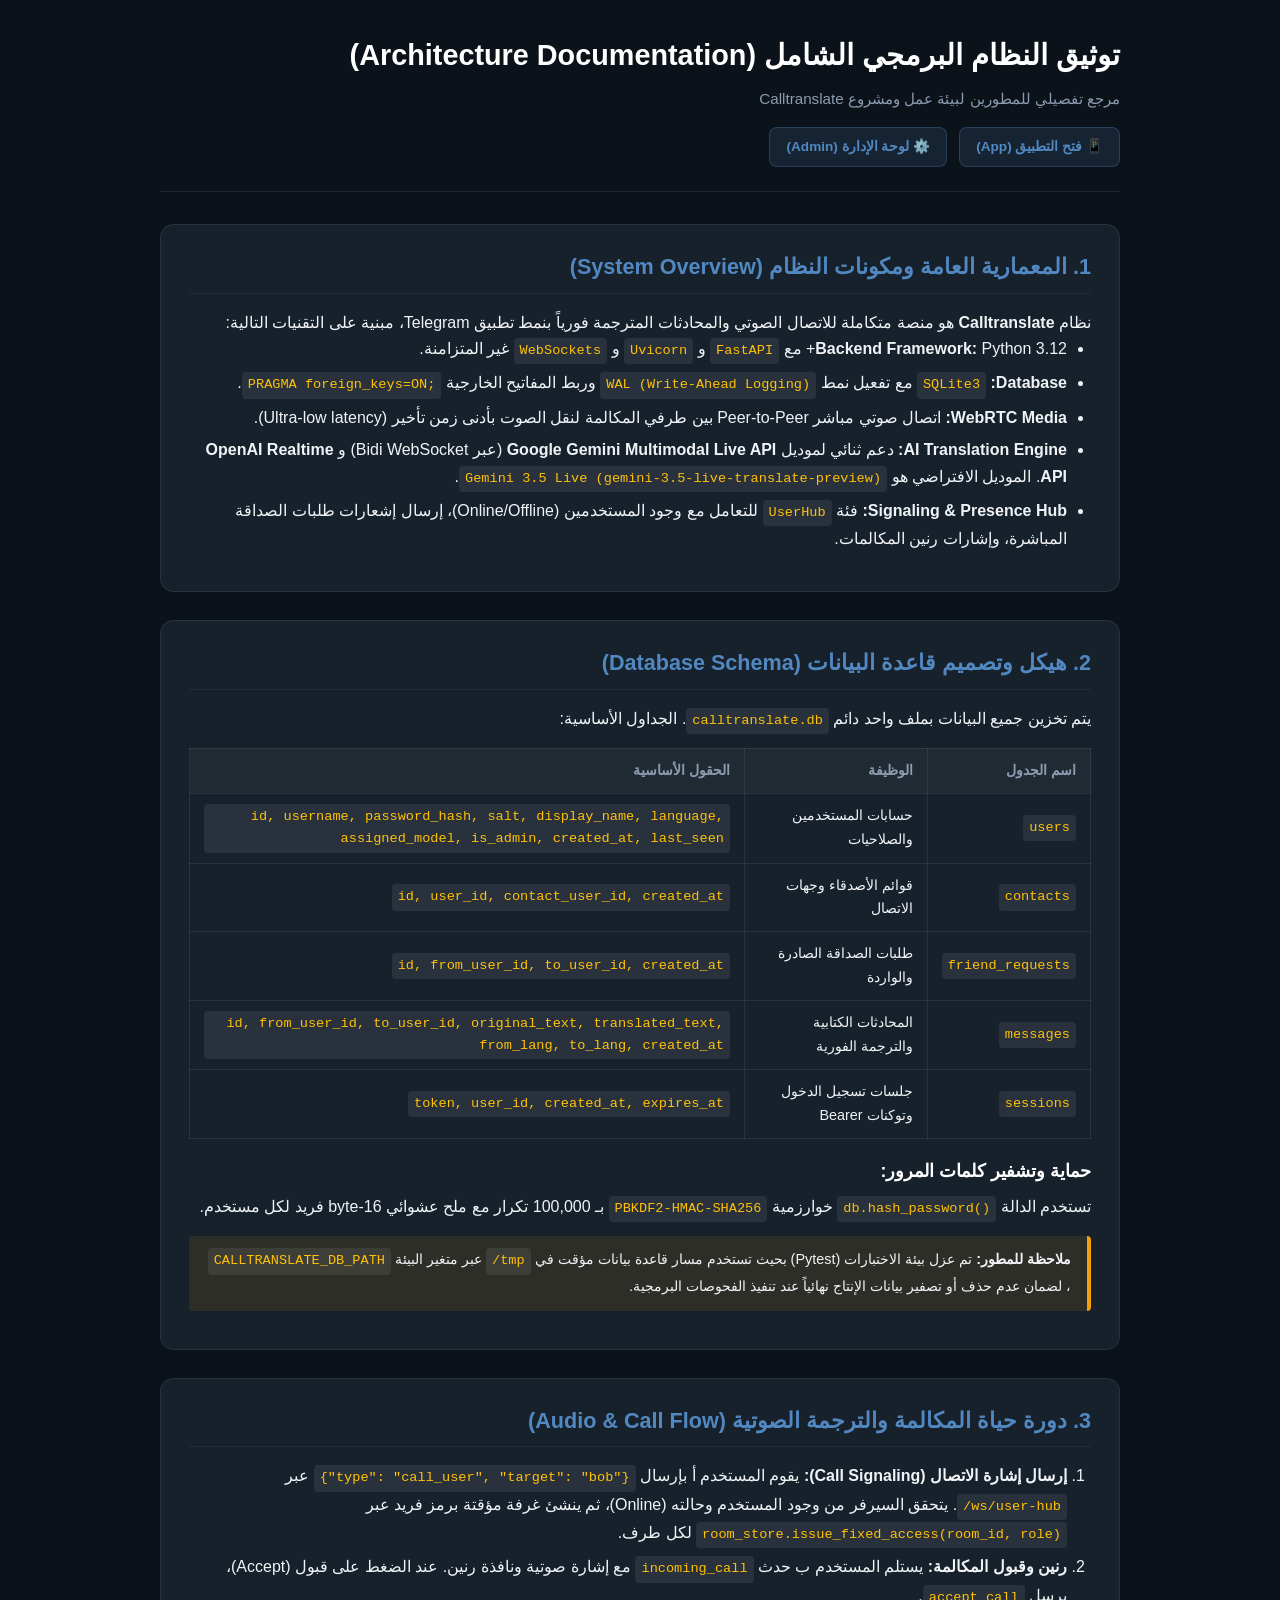
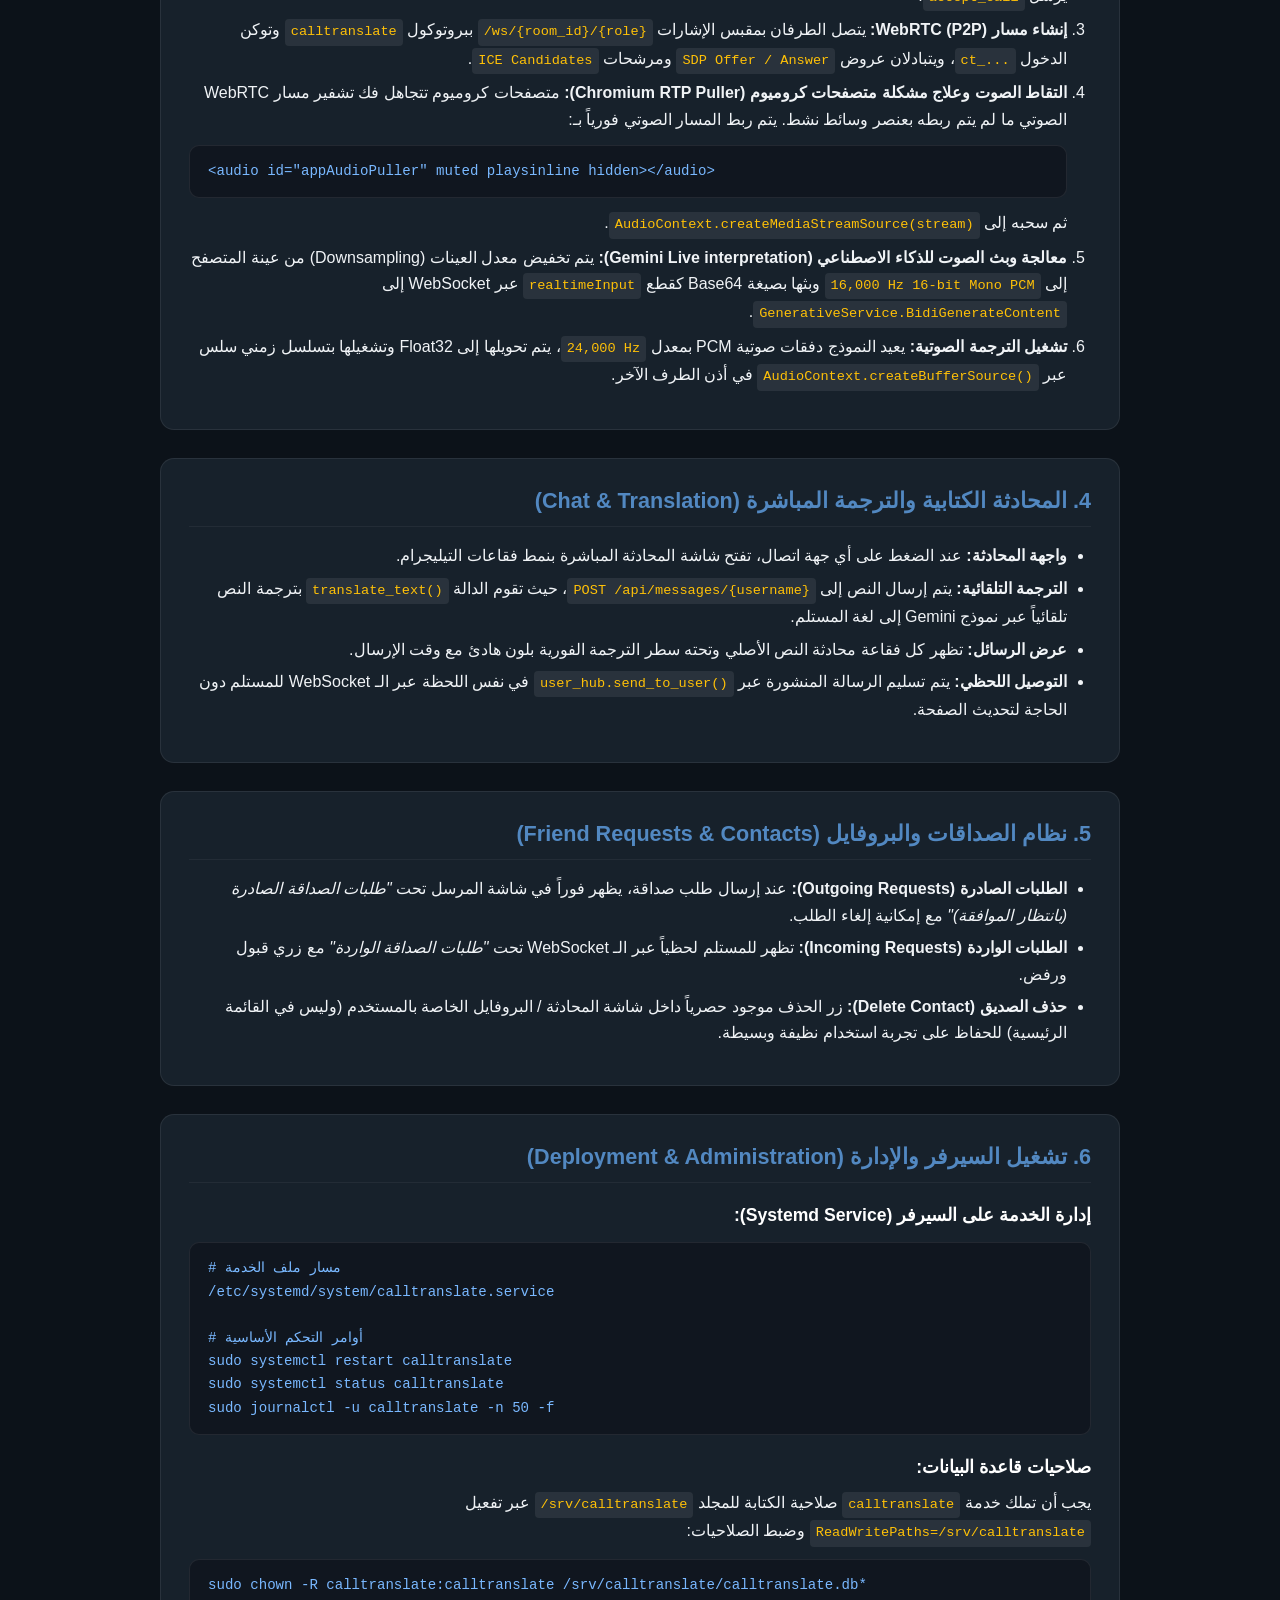
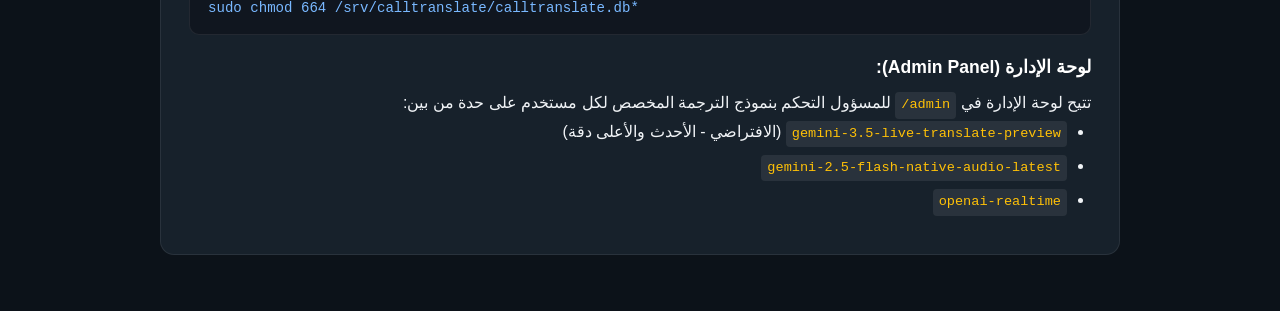
<file: static/docs.html>
<!doctype html>
<html lang="ar" dir="rtl">
  <head>
    <meta charset="utf-8">
    <meta name="viewport" content="width=device-width, initial-scale=1">
    <title>Calltranslate — دليل التوثيق البرمجي الشامل (Developer Documentation)</title>
    <link rel="icon" href="/static/favicon.svg" type="image/svg+xml">
    <style>
      :root {
        --bg-main: #0c1219;
        --bg-card: #17212b;
        --bg-code: #10161f;
        --accent-blue: #5288c1;
        --accent-green: #4fae6a;
        --accent-orange: #f59e0b;
        --text-primary: #f0f3f6;
        --text-secondary: #8b9bb0;
        --border: rgba(255, 255, 255, 0.08);
        --font: -apple-system, BlinkMacSystemFont, "Segoe UI", Roboto, "Helvetica Neue", Arial, sans-serif;
      }
      * { box-sizing: border-box; margin: 0; padding: 0; }
      body {
        font-family: var(--font);
        background-color: var(--bg-main);
        color: var(--text-primary);
        line-height: 1.65;
        padding: 32px 20px 80px;
        direction: rtl;
      }
      .container {
        max-width: 960px;
        margin: 0 auto;
      }
      header {
        border-bottom: 1px solid var(--border);
        padding-bottom: 24px;
        margin-bottom: 32px;
        display: flex;
        justify-content: space-between;
        align-items: center;
        flex-wrap: wrap;
        gap: 16px;
      }
      h1 { font-size: 1.8rem; color: #fff; margin-bottom: 6px; }
      p.subtitle { color: var(--text-secondary); font-size: 0.95rem; }
      .nav-links { display: flex; gap: 12px; }
      .btn-nav {
        background: rgba(82, 136, 193, 0.15);
        color: var(--accent-blue);
        text-decoration: none;
        padding: 8px 16px;
        border-radius: 8px;
        font-size: 0.85rem;
        font-weight: 600;
        border: 1px solid rgba(82, 136, 193, 0.3);
      }
      .btn-nav:hover { background: rgba(82, 136, 193, 0.25); }
      .card {
        background-color: var(--bg-card);
        border: 1px solid var(--border);
        border-radius: 14px;
        padding: 24px 28px;
        margin-bottom: 28px;
      }
      h2 {
        font-size: 1.35rem;
        color: var(--accent-blue);
        margin-bottom: 16px;
        display: flex;
        align-items: center;
        gap: 10px;
        border-bottom: 1px solid rgba(255, 255, 255, 0.05);
        padding-bottom: 8px;
      }
      h3 {
        font-size: 1.1rem;
        color: #fff;
        margin: 18px 0 8px;
      }
      ul, ol {
        padding-right: 24px;
        margin-bottom: 14px;
        color: var(--text-primary);
      }
      li { margin-bottom: 6px; }
      pre {
        background-color: var(--bg-code);
        border: 1px solid var(--border);
        border-radius: 10px;
        padding: 14px 18px;
        overflow-x: auto;
        font-family: "SFMono-Regular", Consolas, Menlo, Monaco, monospace;
        font-size: 0.88rem;
        color: #79b8ff;
        direction: ltr;
        text-align: left;
        margin: 12px 0;
      }
      code {
        font-family: "SFMono-Regular", Consolas, Menlo, monospace;
        background-color: rgba(255, 255, 255, 0.08);
        padding: 2px 6px;
        border-radius: 4px;
        font-size: 0.85rem;
        color: #ffc107;
        direction: ltr;
        display: inline-block;
      }
      .badge {
        display: inline-block;
        font-size: 0.75rem;
        font-weight: bold;
        padding: 2px 8px;
        border-radius: 10px;
        margin-right: 6px;
      }
      .badge-green { background: rgba(79, 174, 106, 0.2); color: var(--accent-green); }
      .badge-blue { background: rgba(82, 136, 193, 0.2); color: var(--accent-blue); }
      table {
        width: 100%;
        border-collapse: collapse;
        margin: 14px 0;
        font-size: 0.9rem;
      }
      th, td {
        padding: 10px 14px;
        border: 1px solid var(--border);
        text-align: right;
      }
      th { background-color: rgba(255, 255, 255, 0.04); color: var(--text-secondary); }
      .note-box {
        background-color: rgba(245, 158, 11, 0.1);
        border-right: 4px solid var(--accent-orange);
        padding: 12px 16px;
        border-radius: 4px;
        margin: 14px 0;
        font-size: 0.9rem;
      }
    </style>
  </head>
  <body>
    <div class="container">
      <header>
        <div>
          <h1>توثيق النظام البرمجي الشامل (Architecture Documentation)</h1>
          <p class="subtitle">مرجع تفصيلي للمطورين لبيئة عمل ومشروع Calltranslate</p>
        </div>
        <div class="nav-links">
          <a href="/app" class="btn-nav">📱 فتح التطبيق (App)</a>
          <a href="/admin" class="btn-nav">⚙️ لوحة الإدارة (Admin)</a>
        </div>
      </header>

      <!-- 1. Overview -->
      <section class="card">
        <h2>1. المعمارية العامة ومكونات النظام (System Overview)</h2>
        <p>نظام <strong>Calltranslate</strong> هو منصة متكاملة للاتصال الصوتي والمحادثات المترجمة فورياً بنمط تطبيق Telegram، مبنية على التقنيات التالية:</p>
        <ul>
          <li><strong>Backend Framework:</strong> Python 3.12+ مع <code>FastAPI</code> و <code>Uvicorn</code> و <code>WebSockets</code> غير المتزامنة.</li>
          <li><strong>Database:</strong> <code>SQLite3</code> مع تفعيل نمط <code>WAL (Write-Ahead Logging)</code> وربط المفاتيح الخارجية <code>PRAGMA foreign_keys=ON;</code>.</li>
          <li><strong>WebRTC Media:</strong> اتصال صوتي مباشر Peer-to-Peer بين طرفي المكالمة لنقل الصوت بأدنى زمن تأخير (Ultra-low latency).</li>
          <li><strong>AI Translation Engine:</strong> دعم ثنائي لموديل <strong>Google Gemini Multimodal Live API</strong> (عبر Bidi WebSocket) و <strong>OpenAI Realtime API</strong>. الموديل الافتراضي هو <code>Gemini 3.5 Live (gemini-3.5-live-translate-preview)</code>.</li>
          <li><strong>Signaling & Presence Hub:</strong> فئة <code>UserHub</code> للتعامل مع وجود المستخدمين (Online/Offline)، إرسال إشعارات طلبات الصداقة المباشرة، وإشارات رنين المكالمات.</li>
        </ul>
      </section>

      <!-- 2. Database -->
      <section class="card">
        <h2>2. هيكل وتصميم قاعدة البيانات (Database Schema)</h2>
        <p>يتم تخزين جميع البيانات بملف واحد دائم <code>calltranslate.db</code>. الجداول الأساسية:</p>
        <table>
          <thead>
            <tr><th>اسم الجدول</th><th>الوظيفة</th><th>الحقول الأساسية</th></tr>
          </thead>
          <tbody>
            <tr>
              <td><code>users</code></td>
              <td>حسابات المستخدمين والصلاحيات</td>
              <td><code>id, username, password_hash, salt, display_name, language, assigned_model, is_admin, created_at, last_seen</code></td>
            </tr>
            <tr>
              <td><code>contacts</code></td>
              <td>قوائم الأصدقاء وجهات الاتصال</td>
              <td><code>id, user_id, contact_user_id, created_at</code></td>
            </tr>
            <tr>
              <td><code>friend_requests</code></td>
              <td>طلبات الصداقة الصادرة والواردة</td>
              <td><code>id, from_user_id, to_user_id, created_at</code></td>
            </tr>
            <tr>
              <td><code>messages</code></td>
              <td>المحادثات الكتابية والترجمة الفورية</td>
              <td><code>id, from_user_id, to_user_id, original_text, translated_text, from_lang, to_lang, created_at</code></td>
            </tr>
            <tr>
              <td><code>sessions</code></td>
              <td>جلسات تسجيل الدخول وتوكنات Bearer</td>
              <td><code>token, user_id, created_at, expires_at</code></td>
            </tr>
          </tbody>
        </table>
        <h3>حماية وتشفير كلمات المرور:</h3>
        <p>تستخدم الدالة <code>db.hash_password()</code> خوارزمية <code>PBKDF2-HMAC-SHA256</code> بـ 100,000 تكرار مع ملح عشوائي 16-byte فريد لكل مستخدم.</p>
        <div class="note-box">
          <strong>ملاحظة للمطور:</strong> تم عزل بيئة الاختبارات (Pytest) بحيث تستخدم مسار قاعدة بيانات مؤقت في <code>/tmp</code> عبر متغير البيئة <code>CALLTRANSLATE_DB_PATH</code>، لضمان عدم حذف أو تصفير بيانات الإنتاج نهائياً عند تنفيذ الفحوصات البرمجية.
        </div>
      </section>

      <!-- 3. Realtime Audio & Interpretation Flow -->
      <section class="card">
        <h2>3. دورة حياة المكالمة والترجمة الصوتية (Audio & Call Flow)</h2>
        <ol>
          <li>
            <strong>إرسال إشارة الاتصال (Call Signaling):</strong>
            يقوم المستخدم أ بإرسال <code>{"type": "call_user", "target": "bob"}</code> عبر <code>/ws/user-hub</code>. يتحقق السيرفر من وجود المستخدم وحالته (Online)، ثم ينشئ غرفة مؤقتة برمز فريد عبر <code>room_store.issue_fixed_access(room_id, role)</code> لكل طرف.
          </li>
          <li>
            <strong>رنين وقبول المكالمة:</strong>
            يستلم المستخدم ب حدث <code>incoming_call</code> مع إشارة صوتية ونافذة رنين. عند الضغط على قبول (Accept)، يرسل <code>accept_call</code>.
          </li>
          <li>
            <strong>إنشاء مسار WebRTC (P2P):</strong>
            يتصل الطرفان بمقبس الإشارات <code>/ws/{room_id}/{role}</code> ببروتوكول <code>calltranslate</code> وتوكن الدخول <code>ct_...</code>، ويتبادلان عروض <code>SDP Offer / Answer</code> ومرشحات <code>ICE Candidates</code>.
          </li>
          <li>
            <strong>التقاط الصوت وعلاج مشكلة متصفحات كروميوم (Chromium RTP Puller):</strong>
            متصفحات كروميوم تتجاهل فك تشفير مسار WebRTC الصوتي ما لم يتم ربطه بعنصر وسائط نشط. يتم ربط المسار الصوتي فورياً بـ:
            <pre>&lt;audio id="appAudioPuller" muted playsinline hidden&gt;&lt;/audio&gt;</pre>
            ثم سحبه إلى <code>AudioContext.createMediaStreamSource(stream)</code>.
          </li>
          <li>
            <strong>معالجة وبث الصوت للذكاء الاصطناعي (Gemini Live interpretation):</strong>
            يتم تخفيض معدل العينات (Downsampling) من عينة المتصفح إلى <code>16,000 Hz 16-bit Mono PCM</code> وبثها بصيغة Base64 كقطع <code>realtimeInput</code> عبر WebSocket إلى <code>GenerativeService.BidiGenerateContent</code>.
          </li>
          <li>
            <strong>تشغيل الترجمة الصوتية:</strong>
            يعيد النموذج دفقات صوتية PCM بمعدل <code>24,000 Hz</code>، يتم تحويلها إلى Float32 وتشغيلها بتسلسل زمني سلس عبر <code>AudioContext.createBufferSource()</code> في أذن الطرف الآخر.
          </li>
        </ol>
      </section>

      <!-- 4. Text Chat and Translation -->
      <section class="card">
        <h2>4. المحادثة الكتابية والترجمة المباشرة (Chat & Translation)</h2>
        <ul>
          <li><strong>واجهة المحادثة:</strong> عند الضغط على أي جهة اتصال، تفتح شاشة المحادثة المباشرة بنمط فقاعات التيليجرام.</li>
          <li><strong>الترجمة التلقائية:</strong> يتم إرسال النص إلى <code>POST /api/messages/{username}</code>، حيث تقوم الدالة <code>translate_text()</code> بترجمة النص تلقائياً عبر نموذج Gemini إلى لغة المستلم.</li>
          <li><strong>عرض الرسائل:</strong> تظهر كل فقاعة محادثة النص الأصلي وتحته سطر الترجمة الفورية بلون هادئ مع وقت الإرسال.</li>
          <li><strong>التوصيل اللحظي:</strong> يتم تسليم الرسالة المنشورة عبر <code>user_hub.send_to_user()</code> في نفس اللحظة عبر الـ WebSocket للمستلم دون الحاجة لتحديث الصفحة.</li>
        </ul>
      </section>

      <!-- 5. Friend Requests & Profile Deletion -->
      <section class="card">
        <h2>5. نظام الصداقات والبروفايل (Friend Requests & Contacts)</h2>
        <ul>
          <li><strong>الطلبات الصادرة (Outgoing Requests):</strong> عند إرسال طلب صداقة، يظهر فوراً في شاشة المرسل تحت <em>"طلبات الصداقة الصادرة (بانتظار الموافقة)"</em> مع إمكانية إلغاء الطلب.</li>
          <li><strong>الطلبات الواردة (Incoming Requests):</strong> تظهر للمستلم لحظياً عبر الـ WebSocket تحت <em>"طلبات الصداقة الواردة"</em> مع زري قبول ورفض.</li>
          <li><strong>حذف الصديق (Delete Contact):</strong> زر الحذف موجود حصرياً داخل شاشة المحادثة / البروفايل الخاصة بالمستخدم (وليس في القائمة الرئيسية) للحفاظ على تجربة استخدام نظيفة وبسيطة.</li>
        </ul>
      </section>

      <!-- 6. Deployment & Admin -->
      <section class="card">
        <h2>6. تشغيل السيرفر والإدارة (Deployment & Administration)</h2>
        <h3>إدارة الخدمة على السيرفر (Systemd Service):</h3>
        <pre># مسار ملف الخدمة
/etc/systemd/system/calltranslate.service

# أوامر التحكم الأساسية
sudo systemctl restart calltranslate
sudo systemctl status calltranslate
sudo journalctl -u calltranslate -n 50 -f</pre>

        <h3>صلاحيات قاعدة البيانات:</h3>
        <p>يجب أن تملك خدمة <code>calltranslate</code> صلاحية الكتابة للمجلد <code>/srv/calltranslate</code> عبر تفعيل <code>ReadWritePaths=/srv/calltranslate</code> وضبط الصلاحيات:</p>
        <pre>sudo chown -R calltranslate:calltranslate /srv/calltranslate/calltranslate.db*
sudo chmod 664 /srv/calltranslate/calltranslate.db*</pre>

        <h3>لوحة الإدارة (Admin Panel):</h3>
        <p>تتيح لوحة الإدارة في <code>/admin</code> للمسؤول التحكم بنموذج الترجمة المخصص لكل مستخدم على حدة من بين:</p>
        <ul>
          <li><code>gemini-3.5-live-translate-preview</code> (الافتراضي - الأحدث والأعلى دقة)</li>
          <li><code>gemini-2.5-flash-native-audio-latest</code></li>
          <li><code>openai-realtime</code></li>
        </ul>
      </section>
    </div>
  </body>
</html>
</file>
<file: static/styles.css>
:root {
  color-scheme: dark;
  --background: #050a12;
  --surface: rgba(13, 25, 42, 0.88);
  --surface-strong: #111f34;
  --surface-soft: #15263f;
  --line: rgba(255, 255, 255, 0.1);
  --text: #f7fbff;
  --muted: #96a8bc;
  --accent: #34d6a0;
  --accent-strong: #16b981;
  --blue: #60a5fa;
  --danger: #f05b6d;
  --warning: #f2ba4a;
  --shadow: 0 28px 80px rgba(0, 0, 0, 0.35);
  font-family:
    Inter, ui-sans-serif, -apple-system, BlinkMacSystemFont, "Segoe UI",
    "Noto Sans Arabic", Tahoma, Arial, sans-serif;
}

* {
  box-sizing: border-box;
}

html {
  min-height: 100%;
  background: var(--background);
}

body {
  min-height: 100vh;
  margin: 0;
  color: var(--text);
  background:
    radial-gradient(circle at 20% 0%, rgba(31, 111, 235, 0.18), transparent 33rem),
    radial-gradient(circle at 90% 90%, rgba(52, 214, 160, 0.12), transparent 28rem),
    var(--background);
}

button,
input {
  font: inherit;
}

button {
  -webkit-tap-highlight-color: transparent;
}

.hidden {
  display: none !important;
}

.lobby-page {
  display: grid;
  place-items: center;
  padding:
    max(24px, env(safe-area-inset-top))
    max(18px, env(safe-area-inset-right))
    max(24px, env(safe-area-inset-bottom))
    max(18px, env(safe-area-inset-left));
}

.lobby-shell {
  width: min(720px, 100%);
}

.hero-card,
.links-panel,
.captions-panel {
  border: 1px solid var(--line);
  border-radius: 28px;
  background: var(--surface);
  box-shadow: var(--shadow);
  backdrop-filter: blur(20px);
  -webkit-backdrop-filter: blur(20px);
}

.hero-card {
  padding: clamp(28px, 7vw, 58px);
  text-align: center;
}

.brand-mark {
  position: relative;
  display: grid;
  place-items: center;
  width: 94px;
  height: 94px;
  margin: 0 auto 28px;
}

.brand-mark::before,
.brand-mark::after {
  position: absolute;
  display: grid;
  place-items: center;
  width: 58px;
  height: 58px;
  border-radius: 20px;
  content: "";
  transform: rotate(12deg);
}

.brand-mark::before {
  inset: 2px auto auto 2px;
  background: linear-gradient(145deg, var(--accent), #1cb98a);
}

.brand-mark::after {
  inset: auto 2px 2px auto;
  background: linear-gradient(145deg, var(--blue), #3977dd);
}

.brand-mark span {
  position: absolute;
  z-index: 1;
  font-weight: 800;
  color: #06111d;
}

.brand-mark span:first-child {
  top: 16px;
  left: 22px;
  font-size: 24px;
}

.brand-mark span:last-child {
  right: 11px;
  bottom: 17px;
  font-size: 14px;
}

.eyebrow {
  margin: 0 0 10px;
  color: var(--accent);
  font-size: 0.76rem;
  font-weight: 800;
  letter-spacing: 0.16em;
}

h1,
h2,
h3,
p {
  margin-top: 0;
}

.hero-card h1 {
  margin-bottom: 18px;
  font-size: clamp(2.1rem, 8vw, 4rem);
  line-height: 1.08;
  letter-spacing: -0.045em;
}

.hero-copy {
  max-width: 540px;
  margin: 0 auto 32px;
  color: var(--muted);
  font-size: clamp(1rem, 2.5vw, 1.17rem);
  line-height: 1.85;
}

.room-form {
  width: min(100%, 430px);
  margin: 0 auto;
  text-align: start;
}

.field-label {
  display: block;
  margin-bottom: 8px;
  color: var(--text);
  font-size: 0.88rem;
  font-weight: 750;
}

.admin-token-input {
  width: 100%;
  min-height: 50px;
  padding: 12px 14px;
  border: 1px solid var(--line);
  border-radius: 13px;
  color: var(--text);
  background: #081321;
  direction: ltr;
}

.admin-token-input[aria-invalid="true"] {
  border-color: var(--danger);
}

.field-hint {
  margin: 8px 0 16px;
  color: var(--muted);
  font-size: 0.78rem;
  line-height: 1.55;
}

.room-form .primary-button {
  display: block;
  margin-inline: auto;
}

.primary-button,
.secondary-button,
.copy-button {
  border: 0;
  border-radius: 15px;
  cursor: pointer;
  font-weight: 750;
  transition:
    transform 150ms ease,
    background 150ms ease,
    opacity 150ms ease;
}

.primary-button {
  color: #04130e;
  background: linear-gradient(135deg, var(--accent), #77e6bf);
  box-shadow: 0 14px 34px rgba(52, 214, 160, 0.2);
}

.primary-button.large {
  min-width: min(100%, 290px);
  padding: 17px 24px;
  font-size: 1.02rem;
}

.secondary-button {
  width: 100%;
  padding: 14px 20px;
  color: var(--text);
  background: var(--surface-soft);
}

.primary-button:hover,
.secondary-button:hover,
.copy-button:hover {
  transform: translateY(-1px);
}

.primary-button:active,
.secondary-button:active,
.copy-button:active {
  transform: translateY(1px);
}

button:disabled {
  cursor: not-allowed;
  opacity: 0.5;
  transform: none !important;
}

button:focus-visible,
input:focus-visible,
a:focus-visible {
  outline: 3px solid rgba(96, 165, 250, 0.75);
  outline-offset: 3px;
}

.privacy-note,
.inline-message {
  color: var(--muted);
  font-size: 0.86rem;
}

.privacy-note {
  margin: 20px 0 0;
}

.inline-message {
  min-height: 1.3em;
  margin: 14px 0 0;
}

.inline-message.error {
  color: #ff9ba7;
}

.links-panel {
  margin-top: 20px;
  padding: clamp(22px, 5vw, 36px);
}

.panel-heading {
  display: flex;
  gap: 18px;
  align-items: flex-start;
  justify-content: space-between;
  margin-bottom: 24px;
}

.panel-heading h2 {
  margin-bottom: 0;
  font-size: clamp(1.35rem, 4vw, 1.8rem);
}

.expiry-badge,
.role-badge {
  flex: 0 0 auto;
  padding: 8px 11px;
  border: 1px solid var(--line);
  border-radius: 999px;
  color: var(--muted);
  background: rgba(255, 255, 255, 0.04);
  font-size: 0.78rem;
  font-weight: 700;
}

.link-card {
  display: flex;
  gap: 17px;
  align-items: flex-start;
  margin-bottom: 14px;
  padding: 20px;
  border: 1px solid var(--line);
  border-radius: 20px;
  background: rgba(255, 255, 255, 0.035);
}

.language-icon {
  display: grid;
  flex: 0 0 48px;
  place-items: center;
  width: 48px;
  height: 48px;
  border-radius: 16px;
  color: #06111d;
  background: var(--accent);
  font-weight: 900;
}

.english-card .language-icon {
  background: var(--blue);
  font-size: 0.78rem;
}

.english-card {
  text-align: left;
}

.link-content {
  min-width: 0;
  flex: 1;
}

.link-content h3 {
  margin-bottom: 5px;
  font-size: 1rem;
}

.link-content p {
  margin-bottom: 13px;
  color: var(--muted);
  font-size: 0.86rem;
  line-height: 1.6;
}

.link-row {
  display: flex;
  gap: 8px;
}

.link-row input {
  min-width: 0;
  flex: 1;
  padding: 11px 12px;
  border: 1px solid var(--line);
  border-radius: 11px;
  color: #dbe9f7;
  background: #081321;
  direction: ltr;
  font-size: 0.78rem;
}

.copy-button {
  padding: 0 15px;
  color: var(--text);
  background: #25405f;
}

.links-panel .secondary-button {
  margin-top: 8px;
}

.call-page {
  padding:
    max(20px, env(safe-area-inset-top))
    max(16px, env(safe-area-inset-right))
    max(24px, env(safe-area-inset-bottom))
    max(16px, env(safe-area-inset-left));
}

.call-shell {
  width: min(680px, 100%);
  margin: 0 auto;
}

.call-header {
  display: flex;
  align-items: center;
  justify-content: space-between;
  margin-bottom: 26px;
}

.wordmark {
  color: var(--text);
  font-size: 1rem;
  font-weight: 850;
  letter-spacing: -0.02em;
  text-decoration: none;
}

.call-stage {
  display: flex;
  min-height: 440px;
  flex-direction: column;
  align-items: center;
  justify-content: center;
  padding: 30px 10px;
  text-align: center;
}

.connection-orbit {
  position: relative;
  display: grid;
  place-items: center;
  width: 154px;
  height: 154px;
  margin-bottom: 30px;
  border: 1px solid rgba(52, 214, 160, 0.17);
  border-radius: 50%;
  background: radial-gradient(circle, rgba(52, 214, 160, 0.1), transparent 65%);
}

.connection-orbit::before,
.connection-orbit::after {
  position: absolute;
  border: 1px solid rgba(52, 214, 160, 0.15);
  border-radius: inherit;
  content: "";
  opacity: 0;
}

.connection-orbit::before {
  inset: -13px;
}

.connection-orbit::after {
  inset: -28px;
}

.connection-orbit.connecting::before,
.connection-orbit.live::before,
.connection-orbit.live::after {
  animation: ripple 2.2s ease-out infinite;
}

.connection-orbit.live::after {
  animation-delay: 0.8s;
}

@keyframes ripple {
  0% {
    opacity: 0.65;
    transform: scale(0.85);
  }
  100% {
    opacity: 0;
    transform: scale(1.18);
  }
}

.participant-avatar {
  display: grid;
  place-items: center;
  width: 104px;
  height: 104px;
  border-radius: 34px;
  color: #04130e;
  background: linear-gradient(145deg, var(--accent), #79ecc3);
  box-shadow: 0 20px 55px rgba(52, 214, 160, 0.2);
  font-size: 2.2rem;
  font-weight: 900;
}

.call-stage h1 {
  margin-bottom: 10px;
  font-size: clamp(1.65rem, 7vw, 2.55rem);
  letter-spacing: -0.035em;
}

.status-line {
  min-height: 1.6em;
  margin-bottom: 6px;
  color: var(--muted);
}

.call-timer {
  margin-bottom: 25px;
  color: #d8e4ef;
  font-variant-numeric: tabular-nums;
  letter-spacing: 0.08em;
}

.call-controls {
  display: flex;
  gap: 28px;
  align-items: center;
  justify-content: center;
}

.round-control {
  display: flex;
  width: 78px;
  border: 0;
  color: var(--text);
  background: transparent;
  cursor: pointer;
  flex-direction: column;
  gap: 8px;
  align-items: center;
  font-size: 0.78rem;
}

.control-icon {
  display: grid;
  place-items: center;
  width: 58px;
  height: 58px;
  border-radius: 50%;
  background: var(--surface-soft);
  font-size: 1.2rem;
}

.round-control[aria-pressed="true"] .control-icon {
  color: #07101d;
  background: var(--warning);
}

.round-control.danger .control-icon {
  background: var(--danger);
  font-size: 1.55rem;
  transform: rotate(-25deg);
}

.captions-panel {
  padding: 22px;
}

.captions-heading {
  display: flex;
  align-items: center;
  justify-content: space-between;
  margin-bottom: 17px;
}

.captions-heading h2 {
  margin: 0;
  font-size: 1.05rem;
}

.live-indicator {
  display: inline-flex;
  gap: 6px;
  align-items: center;
  color: var(--muted);
  font-size: 0.72rem;
  font-weight: 750;
}

.live-indicator i {
  width: 7px;
  height: 7px;
  border-radius: 50%;
  background: var(--muted);
}

.live-indicator.active i {
  background: var(--accent);
  box-shadow: 0 0 0 5px rgba(52, 214, 160, 0.1);
}

.caption-block {
  min-height: 94px;
  padding: 16px;
  border: 1px solid var(--line);
  border-radius: 16px;
  background: rgba(255, 255, 255, 0.03);
}

.caption-block + .caption-block {
  margin-top: 10px;
}

.translated-caption {
  border-color: rgba(52, 214, 160, 0.22);
  background: rgba(52, 214, 160, 0.055);
}

.caption-label {
  display: block;
  margin-bottom: 8px;
  color: var(--muted);
  font-size: 0.7rem;
  font-weight: 800;
  letter-spacing: 0.07em;
  text-transform: uppercase;
}

.caption-block p {
  min-height: 1.5em;
  margin: 0;
  color: #dde8f4;
  line-height: 1.65;
  white-space: pre-wrap;
}

.caption-block p[dir="ltr"] {
  text-align: left;
}

.caption-block p[dir="rtl"] {
  text-align: right;
}

.translated-caption p {
  color: var(--text);
  font-size: 1.05rem;
  font-weight: 650;
}

.headset-note {
  margin: 16px auto 0;
  color: var(--muted);
  font-size: 0.8rem;
  line-height: 1.65;
  text-align: center;
}

.error-banner {
  margin: 0 0 15px;
  padding: 13px 15px;
  border: 1px solid rgba(240, 91, 109, 0.35);
  border-radius: 14px;
  color: #ffc3ca;
  background: rgba(240, 91, 109, 0.09);
  font-size: 0.86rem;
  line-height: 1.6;
}

@media (max-width: 560px) {
  .hero-card,
  .links-panel,
  .captions-panel {
    border-radius: 22px;
  }

  .panel-heading {
    flex-direction: column;
  }

  .link-card {
    padding: 16px;
  }

  .language-icon {
    flex-basis: 42px;
    width: 42px;
    height: 42px;
    border-radius: 14px;
  }

  .link-row {
    flex-direction: column;
  }

  .copy-button {
    padding: 11px 14px;
  }

  .call-stage {
    min-height: 400px;
  }

  .connection-orbit {
    width: 136px;
    height: 136px;
  }

  .participant-avatar {
    width: 92px;
    height: 92px;
    border-radius: 30px;
  }
}

@media (prefers-reduced-motion: reduce) {
  *,
  *::before,
  *::after {
    scroll-behavior: auto !important;
    animation-duration: 0.01ms !important;
    animation-iteration-count: 1 !important;
    transition-duration: 0.01ms !important;
  }
}

/* Mobile-first call interface refresh. */
:root {
  --background: #050b15;
  --surface: rgba(14, 27, 45, 0.82);
  --surface-strong: #102138;
  --surface-soft: rgba(28, 49, 76, 0.84);
  --line: rgba(211, 232, 255, 0.11);
  --text: #f4f9ff;
  --muted: #9bb0c7;
  --accent: #40e0ae;
  --accent-strong: #20bd8c;
  --blue: #6ea8ff;
  --danger: #ff6074;
  --warning: #ffc45d;
  --state-color: #9bb0c7;
  --state-glow: rgba(155, 176, 199, 0.18);
  --shadow: 0 28px 90px rgba(0, 0, 0, 0.38);
}

html,
body {
  min-height: 100%;
}

body {
  position: relative;
  overflow-x: hidden;
  background:
    radial-gradient(circle at 12% -10%, rgba(48, 119, 219, 0.22), transparent 34rem),
    radial-gradient(circle at 94% 86%, rgba(40, 199, 153, 0.14), transparent 30rem),
    linear-gradient(155deg, #07101e 0%, #050a13 54%, #07111b 100%);
}

svg {
  display: block;
  width: 1em;
  height: 1em;
  fill: none;
  stroke: currentColor;
  stroke-linecap: round;
  stroke-linejoin: round;
  stroke-width: 1.8;
}

.ambient-light {
  position: fixed;
  z-index: -1;
  width: 18rem;
  height: 18rem;
  border-radius: 50%;
  opacity: 0.26;
  filter: blur(70px);
  pointer-events: none;
}

.ambient-light-top {
  top: -8rem;
  left: -6rem;
  background: #2d7ee5;
}

.ambient-light-bottom {
  right: -8rem;
  bottom: -8rem;
  background: #23c997;
}

/* Landing page */
.lobby-page {
  min-height: 100svh;
  min-height: 100dvh;
  padding:
    max(22px, env(safe-area-inset-top))
    max(18px, env(safe-area-inset-right))
    max(22px, env(safe-area-inset-bottom))
    max(18px, env(safe-area-inset-left));
}

.lobby-shell {
  width: min(780px, 100%);
}

.hero-card {
  overflow: hidden;
  padding: clamp(28px, 6vw, 56px);
  border-color: rgba(210, 233, 255, 0.12);
  border-radius: 34px;
  background:
    linear-gradient(145deg, rgba(23, 43, 69, 0.91), rgba(8, 18, 32, 0.94)),
    var(--surface);
  box-shadow: 0 34px 100px rgba(0, 0, 0, 0.42);
}

.lobby-brand {
  display: flex;
  align-items: center;
  justify-content: center;
  gap: 14px;
  margin-bottom: clamp(28px, 5vw, 46px);
}

.lobby-brand .eyebrow {
  margin: 0;
  color: #d9e7f6;
  letter-spacing: 0.2em;
}

.brand-mark {
  width: 64px;
  height: 46px;
  margin: 0;
}

.brand-mark::before,
.brand-mark::after {
  width: 39px;
  height: 39px;
  border-radius: 14px;
  transform: none;
  box-shadow: 0 10px 28px rgba(0, 0, 0, 0.2);
}

.brand-mark::before {
  inset: 0 auto auto 0;
}

.brand-mark::after {
  inset: auto 0 0 auto;
}

.brand-mark span:first-child {
  top: 8px;
  left: 11px;
  font-size: 18px;
}

.brand-mark span:last-child {
  right: 5px;
  bottom: 10px;
  font-size: 10px;
}

.brand-mark i {
  position: absolute;
  z-index: 2;
  top: 22px;
  left: 29px;
  width: 9px;
  height: 2px;
  border-radius: 99px;
  background: rgba(255, 255, 255, 0.9);
  transform: rotate(-22deg);
}

.hero-copy-wrap {
  text-align: center;
}

.secure-chip {
  display: inline-flex;
  align-items: center;
  gap: 7px;
  margin-bottom: 18px;
  padding: 8px 12px;
  border: 1px solid rgba(64, 224, 174, 0.17);
  border-radius: 999px;
  color: #aaf4da;
  background: rgba(64, 224, 174, 0.07);
  font-size: 0.8rem;
  font-weight: 750;
}

.secure-chip svg {
  width: 15px;
  height: 15px;
}

.hero-card h1 {
  margin-bottom: 18px;
  font-size: clamp(2.45rem, 8vw, 4.8rem);
  line-height: 1.04;
  letter-spacing: -0.055em;
}

.hero-card h1 span {
  color: var(--accent);
}

.hero-copy {
  max-width: 560px;
  margin-bottom: clamp(28px, 5vw, 44px);
  font-size: clamp(1rem, 2.5vw, 1.18rem);
}

.language-route {
  display: grid;
  grid-template-columns: 92px minmax(100px, 1fr) 92px;
  align-items: center;
  gap: 16px;
  width: min(480px, 100%);
  margin: 0 auto clamp(30px, 6vw, 48px);
}

.language-person {
  display: grid;
  justify-items: center;
  gap: 9px;
  font-size: 0.85rem;
}

.language-avatar {
  display: grid;
  place-items: center;
  width: 58px;
  height: 58px;
  border-radius: 20px;
  color: #07131f;
  font-size: 1.25rem;
  font-weight: 900;
  box-shadow: 0 14px 34px rgba(0, 0, 0, 0.24);
}

.arabic-avatar {
  background: linear-gradient(145deg, #55e7b9, #21bc8e);
}

.english-avatar {
  background: linear-gradient(145deg, #8abbff, #558de9);
  font-size: 0.92rem;
}

.route-line {
  display: grid;
  grid-template-columns: 1fr auto 1fr;
  align-items: center;
  gap: 7px;
}

.route-line span {
  height: 1px;
  background: linear-gradient(90deg, transparent, rgba(165, 208, 255, 0.52));
}

.route-line span:last-child {
  background: linear-gradient(90deg, rgba(64, 224, 174, 0.52), transparent);
}

.route-line i {
  width: 10px;
  height: 10px;
  border: 2px solid var(--accent);
  border-radius: 50%;
  box-shadow: 0 0 0 6px rgba(64, 224, 174, 0.08);
}

.feature-grid {
  display: grid;
  grid-template-columns: repeat(3, 1fr);
  gap: 10px;
}

.feature-card {
  display: flex;
  min-width: 0;
  align-items: center;
  gap: 11px;
  padding: 16px;
  border: 1px solid var(--line);
  border-radius: 18px;
  text-align: start;
  background: rgba(255, 255, 255, 0.035);
}

.feature-icon {
  display: grid;
  flex: 0 0 38px;
  place-items: center;
  width: 38px;
  height: 38px;
  border-radius: 13px;
  color: var(--accent);
  background: rgba(64, 224, 174, 0.09);
}

.feature-icon svg {
  width: 20px;
  height: 20px;
}

.feature-card strong,
.feature-card small {
  display: block;
}

.feature-card strong {
  margin-bottom: 4px;
  font-size: 0.84rem;
}

.feature-card small {
  color: var(--muted);
  font-size: 0.7rem;
  line-height: 1.45;
}

.hero-card > .privacy-note {
  display: flex;
  align-items: flex-start;
  gap: 10px;
  max-width: 560px;
  margin: 22px auto 0;
  padding-top: 20px;
  border-top: 1px solid var(--line);
  text-align: start;
}

.hero-card > .privacy-note svg {
  flex: 0 0 18px;
  width: 18px;
  height: 18px;
  margin-top: 2px;
  color: var(--muted);
}

.hero-card > .privacy-note p {
  margin: 0;
  color: var(--muted);
  font-size: 0.77rem;
  line-height: 1.7;
}

/* Active call */
.call-page {
  --state-color: #9bb0c7;
  --state-glow: rgba(155, 176, 199, 0.16);
  min-height: 100svh;
  min-height: 100dvh;
  padding:
    max(14px, env(safe-area-inset-top))
    max(14px, env(safe-area-inset-right))
    max(16px, env(safe-area-inset-bottom))
    max(14px, env(safe-area-inset-left));
}

.call-page[data-call-state="waiting"] {
  --state-color: #75aaff;
  --state-glow: rgba(117, 170, 255, 0.2);
}

.call-page[data-call-state="connecting"],
.call-page[data-call-state="permission"] {
  --state-color: #71c9ff;
  --state-glow: rgba(113, 201, 255, 0.2);
}

.call-page[data-call-state="live"] {
  --state-color: var(--accent);
  --state-glow: rgba(64, 224, 174, 0.2);
}

.call-page[data-call-state="reconnecting"] {
  --state-color: var(--warning);
  --state-glow: rgba(255, 196, 93, 0.2);
}

.call-page[data-call-state="error"] {
  --state-color: #ff7f90;
  --state-glow: rgba(255, 96, 116, 0.2);
}

.call-shell {
  display: grid;
  width: min(720px, 100%);
  min-height: calc(100svh - max(30px, env(safe-area-inset-top) + env(safe-area-inset-bottom)));
  min-height: calc(100dvh - max(30px, env(safe-area-inset-top) + env(safe-area-inset-bottom)));
  grid-template-rows: auto minmax(320px, 1fr) auto auto auto;
  gap: 12px;
  margin: 0 auto;
}

.call-header {
  min-height: 42px;
  margin: 0;
}

.wordmark {
  display: inline-flex;
  align-items: center;
  gap: 8px;
  min-height: 42px;
  padding: 0 6px;
  border-radius: 12px;
  color: #dce9f7;
  font-size: 0.9rem;
}

.wordmark-icon {
  display: grid;
  place-items: center;
  width: 28px;
  height: 28px;
  border: 1px solid var(--line);
  border-radius: 10px;
  background: rgba(255, 255, 255, 0.035);
}

.wordmark-icon svg {
  width: 17px;
  height: 17px;
}

.wordmark[aria-disabled="true"] {
  pointer-events: none;
  opacity: 0.48;
}

.role-badge {
  padding: 8px 12px;
  border-color: color-mix(in srgb, var(--state-color) 24%, transparent);
  color: #d9e8f6;
  background: rgba(255, 255, 255, 0.035);
  font-size: 0.76rem;
}

.call-stage {
  min-height: 0;
  justify-content: center;
  gap: 9px;
  padding: 8px 10px 12px;
}

.call-identity {
  display: grid;
  min-height: 180px;
  place-items: center;
}

.connection-orbit {
  width: 158px;
  height: 158px;
  margin: 0;
  border: 0;
  background: radial-gradient(circle, var(--state-glow), transparent 68%);
  transition: transform 180ms ease;
}

.connection-orbit::before,
.connection-orbit::after {
  display: none;
}

.orbit-ring {
  position: absolute;
  inset: 1px;
  border: 1px solid color-mix(in srgb, var(--state-color) 24%, transparent);
  border-radius: 50%;
  opacity: 0.52;
}

.orbit-ring-two {
  inset: 13px;
  opacity: 0.42;
}

.orbit-ring-three {
  inset: 26px;
  opacity: 0.3;
}

.call-page[data-call-state="waiting"] .orbit-ring-one,
.call-page[data-call-state="connecting"] .orbit-ring-one,
.call-page[data-call-state="permission"] .orbit-ring-one {
  animation: call-breathe 2.4s ease-in-out infinite;
}

.call-page[data-call-state="connecting"] .orbit-ring-two,
.call-page[data-call-state="permission"] .orbit-ring-two {
  animation: call-breathe 2.4s 0.55s ease-in-out infinite;
}

@keyframes call-breathe {
  0%, 100% { opacity: 0.22; transform: scale(0.94); }
  50% { opacity: 0.72; transform: scale(1.04); }
}

.participant-avatar {
  position: relative;
  z-index: 2;
  width: 106px;
  height: 106px;
  border: 1px solid rgba(255, 255, 255, 0.24);
  border-radius: 36px;
  color: #06131f;
  background: linear-gradient(145deg, #8fc0ff, #5b91ec);
  box-shadow:
    0 22px 54px rgba(43, 105, 202, 0.26),
    inset 0 1px 0 rgba(255, 255, 255, 0.35);
  font-size: 2rem;
}

html[lang="en"] .participant-avatar {
  background: linear-gradient(145deg, #6aebc3, #24bf90);
  box-shadow:
    0 22px 54px rgba(36, 191, 144, 0.23),
    inset 0 1px 0 rgba(255, 255, 255, 0.35);
}

.avatar-status {
  position: absolute;
  z-index: 4;
  right: 27px;
  bottom: 28px;
  width: 14px;
  height: 14px;
  border: 3px solid #091421;
  border-radius: 50%;
  background: var(--state-color);
  box-shadow: 0 0 0 5px var(--state-glow);
}

.voice-bars {
  position: absolute;
  z-index: 5;
  right: 7px;
  bottom: 3px;
  display: flex;
  width: 46px;
  height: 28px;
  align-items: center;
  justify-content: center;
  gap: 3px;
  border: 1px solid rgba(255, 255, 255, 0.13);
  border-radius: 999px;
  background: rgba(7, 17, 30, 0.9);
  box-shadow: 0 9px 24px rgba(0, 0, 0, 0.3);
  opacity: 0;
  transform: translateY(4px) scale(0.9);
  transition: opacity 160ms ease, transform 160ms ease;
}

.voice-bars i {
  width: 3px;
  height: 5px;
  border-radius: 99px;
  background: var(--accent);
}

.call-page.remote-speaking .voice-bars {
  opacity: 1;
  transform: translateY(0) scale(1);
}

.call-page.remote-speaking .voice-bars i {
  animation: voice-level 580ms ease-in-out infinite alternate;
}

.call-page.remote-speaking .voice-bars i:nth-child(2),
.call-page.remote-speaking .voice-bars i:nth-child(4) {
  animation-delay: -260ms;
}

.call-page.remote-speaking .voice-bars i:nth-child(3) {
  animation-delay: -410ms;
}

.call-page.remote-speaking .connection-orbit {
  transform: scale(1.025);
}

@keyframes voice-level {
  from { height: 5px; }
  to { height: 17px; }
}

.direction-pill {
  margin: 1px 0 3px;
  padding: 6px 10px;
  border: 1px solid var(--line);
  border-radius: 999px;
  color: #a9bed3;
  background: rgba(255, 255, 255, 0.035);
  font-size: 0.69rem;
  letter-spacing: 0.11em;
}

.call-stage h1 {
  max-width: 530px;
  margin-bottom: 1px;
  font-size: clamp(1.5rem, 5.5vw, 2.35rem);
  line-height: 1.18;
}

.call-state-pill {
  display: inline-flex;
  min-height: 30px;
  align-items: center;
  gap: 8px;
  padding: 5px 11px;
  border: 1px solid color-mix(in srgb, var(--state-color) 20%, transparent);
  border-radius: 999px;
  color: var(--state-color);
  background: var(--state-glow);
}

.state-dot {
  flex: 0 0 7px;
  width: 7px;
  height: 7px;
  border-radius: 50%;
  background: currentColor;
}

.call-page[data-call-state="connecting"] .state-dot,
.call-page[data-call-state="permission"] .state-dot,
.call-page[data-call-state="reconnecting"] .state-dot {
  animation: state-blink 1.2s ease-in-out infinite;
}

@keyframes state-blink {
  50% { opacity: 0.28; }
}

.status-line {
  min-height: auto;
  margin: 0;
  color: inherit;
  font-size: 0.79rem;
  font-weight: 720;
}

.call-timer {
  margin: 0 0 8px;
  color: #e1edf8;
  font-size: 0.9rem;
  font-variant-numeric: tabular-nums;
  letter-spacing: 0.13em;
  opacity: 0.36;
  transition: opacity 180ms ease;
}

.call-timer.active {
  opacity: 1;
}

.engine-selection {
  display: flex;
  flex-direction: column;
  align-items: center;
  gap: 10px;
  margin: 10px 0 16px;
  width: 100%;
  max-width: 320px;
}

.engine-selection.hidden {
  display: none !important;
}

.engine-toggle-group {
  display: inline-flex;
  padding: 4px;
  background: rgba(14, 28, 48, 0.7);
  border: 1px solid rgba(82, 128, 184, 0.25);
  border-radius: 999px;
  backdrop-filter: blur(12px);
  width: 100%;
  box-sizing: border-box;
}

.engine-btn {
  flex: 1;
  display: inline-flex;
  align-items: center;
  justify-content: center;
  gap: 8px;
  padding: 8px 14px;
  border: 1px solid transparent;
  border-radius: 999px;
  background: transparent;
  color: #94adc7;
  font-family: inherit;
  font-size: 0.88rem;
  font-weight: 600;
  cursor: pointer;
  transition: all 180ms ease;
}

.engine-btn:hover {
  color: #e1edf8;
}

.engine-btn.active {
  background: linear-gradient(135deg, rgba(46, 117, 237, 0.22), rgba(38, 199, 151, 0.22));
  border-color: rgba(82, 168, 255, 0.4);
  color: #ffffff;
  box-shadow: 0 4px 16px rgba(46, 117, 237, 0.18);
}

.engine-dot {
  width: 7px;
  height: 7px;
  border-radius: 50%;
  background: #506782;
  transition: background 180ms ease;
}

.engine-btn.active .engine-dot {
  background: #26c797;
  box-shadow: 0 0 8px rgba(38, 199, 151, 0.8);
}

.gemini-models {
  display: flex;
  gap: 8px;
  width: 100%;
  justify-content: center;
}

.gemini-models.hidden {
  display: none !important;
}

.model-pill {
  flex: 1;
  display: flex;
  flex-direction: column;
  align-items: center;
  gap: 2px;
  padding: 8px 10px;
  border-radius: 12px;
  border: 1px solid rgba(82, 128, 184, 0.2);
  background: rgba(14, 28, 48, 0.5);
  color: #94adc7;
  cursor: pointer;
  transition: all 180ms ease;
  font-family: inherit;
}

.model-pill:hover {
  border-color: rgba(82, 128, 184, 0.4);
  color: #e1edf8;
}

.model-pill.active {
  border-color: rgba(38, 199, 151, 0.5);
  background: rgba(38, 199, 151, 0.1);
  color: #ffffff;
}

.model-name {
  font-size: 0.82rem;
  font-weight: 700;
  color: #e1edf8;
}

.model-desc {
  font-size: 0.72rem;
  color: #8da4be;
}

.primary-button.large.join-button {
  display: inline-flex;
  min-width: min(100%, 260px);
  min-height: 58px;
  align-items: center;
  justify-content: center;
  gap: 10px;
  padding: 13px 22px;
  border-radius: 999px;
  color: #04140f;
  box-shadow: 0 16px 40px rgba(38, 199, 151, 0.22);
}

.button-icon {
  display: grid;
  place-items: center;
  width: 30px;
  height: 30px;
  border-radius: 50%;
  background: rgba(4, 20, 15, 0.09);
}

.button-icon svg {
  width: 19px;
  height: 19px;
}

.call-controls {
  min-height: 82px;
  gap: 30px;
  padding: 7px 19px;
  border: 1px solid var(--line);
  border-radius: 28px;
  background: rgba(11, 23, 39, 0.68);
  box-shadow: 0 16px 45px rgba(0, 0, 0, 0.22);
  backdrop-filter: blur(18px);
  -webkit-backdrop-filter: blur(18px);
}

.round-control {
  width: 82px;
  min-height: 70px;
  gap: 6px;
  color: #dce9f7;
  font-size: 0.75rem;
  font-weight: 700;
}

.control-icon {
  width: 54px;
  height: 54px;
  border: 1px solid rgba(255, 255, 255, 0.1);
  background: rgba(255, 255, 255, 0.075);
  font-size: 1.15rem;
}

.control-icon svg {
  width: 22px;
  height: 22px;
}

.mic-off-icon {
  display: none;
}

.round-control[aria-pressed="true"] .mic-on-icon {
  display: none;
}

.round-control[aria-pressed="true"] .mic-off-icon {
  display: block;
}

.round-control[aria-pressed="true"] .control-icon {
  color: #14100a;
  background: var(--warning);
}

.round-control.danger .control-icon {
  width: 58px;
  height: 58px;
  color: white;
  background: linear-gradient(145deg, #ff6e80, #e94960);
  box-shadow: 0 12px 28px rgba(233, 73, 96, 0.3);
  font-size: 1.25rem;
  transform: none;
}

.error-banner {
  display: flex;
  align-items: center;
  justify-content: space-between;
  gap: 12px;
  margin: 0;
  padding: 12px 14px;
  border-radius: 16px;
}

.error-banner > span {
  min-width: 0;
}

.audio-unlock-button {
  display: inline-flex;
  flex: 0 0 auto;
  align-items: center;
  justify-content: center;
  gap: 7px;
  min-height: 40px;
  padding: 8px 12px;
  border: 1px solid rgba(255, 195, 202, 0.3);
  border-radius: 12px;
  color: #fff2f4;
  background: rgba(255, 255, 255, 0.09);
  font: inherit;
  font-size: 0.78rem;
  font-weight: 750;
  cursor: pointer;
}

.audio-unlock-button svg {
  width: 18px;
  height: 18px;
  fill: none;
  stroke: currentColor;
  stroke-width: 1.9;
  stroke-linecap: round;
  stroke-linejoin: round;
}

.audio-unlock-button:focus-visible {
  outline: 3px solid rgba(255, 195, 202, 0.35);
  outline-offset: 2px;
}

.captions-panel {
  display: flex;
  max-height: min(330px, 34dvh);
  min-height: 172px;
  flex-direction: column;
  padding: 17px;
  border-radius: 24px;
  background:
    linear-gradient(145deg, rgba(20, 39, 63, 0.83), rgba(10, 22, 38, 0.9)),
    var(--surface);
  box-shadow: 0 22px 60px rgba(0, 0, 0, 0.28);
}

.captions-heading {
  flex: 0 0 auto;
  margin-bottom: 11px;
}

.captions-title-wrap {
  display: flex;
  align-items: center;
  gap: 9px;
}

.captions-icon {
  display: grid;
  place-items: center;
  width: 29px;
  height: 29px;
  border-radius: 10px;
  color: #a9c6e4;
  background: rgba(255, 255, 255, 0.055);
}

.captions-icon svg {
  width: 17px;
  height: 17px;
}

.captions-heading h2 {
  font-size: 0.95rem;
}

.live-indicator {
  font-size: 0.74rem;
}

.captions-stack {
  min-height: 0;
  overflow-y: auto;
  overscroll-behavior: contain;
  scrollbar-width: thin;
}

.caption-block {
  display: flex;
  min-height: 70px;
  align-items: flex-start;
  gap: 11px;
  padding: 13px;
  border-radius: 16px;
}

.caption-language-dot {
  flex: 0 0 8px;
  width: 8px;
  height: 8px;
  margin-top: 5px;
  border-radius: 50%;
  background: var(--blue);
  box-shadow: 0 0 0 4px rgba(110, 168, 255, 0.08);
}

.translated-caption .caption-language-dot {
  background: var(--accent);
  box-shadow: 0 0 0 4px rgba(64, 224, 174, 0.08);
}

.caption-content {
  min-width: 0;
  flex: 1;
}

.caption-label {
  margin-bottom: 5px;
  font-size: 0.73rem;
  letter-spacing: 0.035em;
}

.caption-block p {
  min-height: 1.4em;
  max-height: 5.3em;
  overflow-y: auto;
  color: #c3d2e2;
  font-size: 0.9rem;
  line-height: 1.58;
  overflow-wrap: anywhere;
  unicode-bidi: plaintext;
}

.translated-caption {
  border-color: rgba(64, 224, 174, 0.2);
  background: linear-gradient(135deg, rgba(64, 224, 174, 0.09), rgba(64, 224, 174, 0.035));
}

.translated-caption p {
  color: var(--text);
  font-size: clamp(1rem, 3.5vw, 1.14rem);
  font-weight: 680;
}

.headset-note {
  margin: 0 auto;
  font-size: 0.74rem;
  line-height: 1.5;
}

@media (max-width: 640px) {
  .hero-card {
    padding: 27px 20px;
    border-radius: 27px;
  }

  .lobby-brand {
    margin-bottom: 28px;
  }

  .feature-grid {
    grid-template-columns: 1fr;
  }

  .feature-card {
    padding: 13px 15px;
  }

  .language-route {
    grid-template-columns: 76px minmax(72px, 1fr) 76px;
    gap: 9px;
  }

  .call-shell {
    grid-template-rows: auto minmax(300px, 1fr) auto auto auto;
  }

  .wordmark > span:last-child {
    display: none;
  }

  .call-stage {
    padding-inline: 2px;
  }

  .call-identity {
    min-height: 150px;
  }

  .connection-orbit {
    width: 142px;
    height: 142px;
  }

  .participant-avatar {
    width: 98px;
    height: 98px;
    border-radius: 33px;
  }

  .avatar-status {
    right: 24px;
    bottom: 25px;
  }

  .captions-panel {
    min-height: 166px;
    padding: 14px;
    border-radius: 21px;
  }
}

@media (max-height: 740px) {
  .call-shell {
    grid-template-rows: auto minmax(270px, 1fr) auto auto auto;
    gap: 8px;
  }

  .call-identity {
    min-height: 132px;
  }

  .connection-orbit {
    width: 126px;
    height: 126px;
  }

  .participant-avatar {
    width: 86px;
    height: 86px;
    border-radius: 28px;
    font-size: 1.65rem;
  }

  .avatar-status {
    right: 20px;
    bottom: 21px;
  }

  .call-stage {
    gap: 5px;
    padding-block: 1px 6px;
  }

  .call-stage h1 {
    font-size: clamp(1.28rem, 4.8vw, 1.85rem);
  }

  .direction-pill {
    margin: 0;
  }

  .call-timer {
    margin-bottom: 2px;
  }

  .primary-button.large.join-button {
    min-height: 52px;
  }

  .captions-panel {
    max-height: 185px;
    min-height: 148px;
  }

  .headset-note {
    display: none;
  }
}

@media (orientation: portrait) and (max-height: 620px) {
  .call-page {
    padding-block:
      max(8px, env(safe-area-inset-top))
      max(8px, env(safe-area-inset-bottom));
  }

  .call-shell {
    min-height: calc(100dvh - 16px - env(safe-area-inset-top) - env(safe-area-inset-bottom));
    gap: 6px;
  }

  .call-header,
  .wordmark {
    min-height: 34px;
  }

  .call-stage {
    gap: 2px;
    padding-block: 0 3px;
  }

  .call-identity {
    min-height: 96px;
  }

  .connection-orbit {
    width: 102px;
    height: 102px;
  }

  .participant-avatar {
    width: 70px;
    height: 70px;
    border-radius: 23px;
    font-size: 1.4rem;
  }

  .avatar-status {
    right: 14px;
    bottom: 15px;
  }

  .direction-pill {
    padding-block: 3px;
  }

  .call-stage h1 {
    font-size: 1.12rem;
    line-height: 1.12;
  }

  .call-state-pill {
    min-height: 25px;
    padding-block: 3px;
  }

  .call-timer {
    margin: 0;
    font-size: 0.78rem;
  }

  .primary-button.large.join-button {
    min-height: 46px;
    padding-block: 9px;
  }

  .captions-panel {
    min-height: 136px;
    max-height: 160px;
    padding: 10px;
  }

  .captions-heading {
    margin-bottom: 6px;
  }

  .caption-block {
    min-height: 56px;
    padding: 9px;
  }

  .caption-block + .caption-block {
    margin-top: 7px;
  }

  .caption-label {
    margin-bottom: 3px;
  }

  .caption-block p {
    font-size: 0.82rem;
    line-height: 1.4;
  }

  .translated-caption p {
    font-size: 0.92rem;
  }
}

@media (orientation: landscape) and (max-height: 560px) {
  .call-page {
    overflow: hidden;
    padding-block:
      max(8px, env(safe-area-inset-top))
      max(8px, env(safe-area-inset-bottom));
  }

  .call-shell {
    height: calc(100dvh - 16px - env(safe-area-inset-top) - env(safe-area-inset-bottom));
    min-height: 0;
    grid-template-columns: minmax(280px, 0.9fr) minmax(320px, 1.1fr);
    grid-template-rows: 36px minmax(0, 1fr);
    column-gap: 18px;
  }

  .call-header {
    grid-column: 1 / -1;
    min-height: 36px;
  }

  .call-stage {
    grid-column: 1;
    grid-row: 2;
    gap: 2px;
    padding-block: 0;
  }

  .call-identity {
    min-height: 88px;
  }

  .connection-orbit {
    width: 92px;
    height: 92px;
  }

  .participant-avatar {
    width: 64px;
    height: 64px;
    border-radius: 21px;
    font-size: 1.4rem;
  }

  .avatar-status {
    right: 13px;
    bottom: 14px;
  }

  .direction-pill {
    padding-block: 4px;
  }

  .call-stage h1 {
    max-width: 390px;
    font-size: clamp(1.25rem, 3.2vw, 1.65rem);
    line-height: 1.1;
  }

  .call-state-pill {
    min-height: 25px;
    padding-block: 3px;
  }

  .call-timer {
    margin: 0;
    font-size: 0.8rem;
  }

  .primary-button.large.join-button {
    min-height: 46px;
    padding-block: 9px;
  }

  .captions-panel {
    grid-column: 2;
    grid-row: 2;
    align-self: stretch;
    max-height: none;
  }

  .error-banner,
  .headset-note {
    grid-column: 2;
  }
}

@supports not (color: color-mix(in srgb, white, black)) {
  .role-badge,
  .call-state-pill {
    border-color: rgba(155, 176, 199, 0.24);
  }
}
</file>
<file: static/app.css>
/* ==========================================================================
   Calltranslate Refined Dark Theme — Mobile-first and accessible
   ========================================================================== */

:root {
  --tg-body-bg: #090e15;
  --tg-app-bg: #0b131d;
  --tg-header-bg: #15212d;
  --tg-card-bg: rgba(24, 37, 50, 0.9);
  --tg-item-hover: #213141;
  --tg-item-active: #1b2a38;
  --tg-border: rgba(255, 255, 255, 0.075);

  /* Telegram Official Colors */
  --tg-blue: #36a3f7;
  --tg-blue-hover: #5bb5fa;
  --tg-blue-bubble: #2b5278;
  --tg-incoming-bubble: #182533;
  --tg-green: #4fae6a;
  --tg-red: #e53935;
  --tg-orange: #f59e0b;

  /* Typography */
  --tg-text-primary: #f5f5f5;
  --tg-text-secondary: #7f91a4;
  --tg-text-muted: #5e6d7d;
  --tg-font: -apple-system, BlinkMacSystemFont, "Segoe UI", Roboto, Helvetica, Arial, sans-serif;
  
  /* Radii & Shadows */
  --radius-bubble: 16px;
  --shadow-fab: 0 10px 28px rgba(22, 139, 226, 0.42);
  --shadow-overlay: 0 12px 36px rgba(0, 0, 0, 0.5);
  --shadow-card: 0 9px 24px rgba(1, 7, 13, 0.18);

  /* Synced from visualViewport in app.js so Safari's browser chrome never
     covers the bottom navigation. CSS viewport units remain the fallback. */
  --app-height: 100dvh;
  --tg-bottom-nav-height: 62px;
}

* {
  box-sizing: border-box;
  margin: 0;
  padding: 0;
  -webkit-tap-highlight-color: transparent;
  font-family: var(--tg-font);
}

html, body {
  width: 100%;
  height: var(--app-height, 100dvh);
  margin: 0;
  padding: 0;
  background-color: #08101a;
  color: var(--tg-text-primary);
  display: flex;
  justify-content: center;
  align-items: stretch;
  overflow: hidden;
  direction: rtl;
  touch-action: manipulation;
  overscroll-behavior: none;
  -webkit-tap-highlight-color: transparent;
}

/* ==========================================================================
   Responsive Shell (Edge-to-Edge on Mobile, Centered Web App on Desktop)
   ========================================================================== */
.telegram-device-shell {
  width: 100%;
  max-width: 540px;
  height: 100%;
  background:
    radial-gradient(circle at 12% 12%, rgba(54, 163, 247, 0.07), transparent 34%),
    radial-gradient(circle at 90% 78%, rgba(79, 174, 106, 0.04), transparent 30%),
    var(--tg-app-bg);
  display: flex;
  flex-direction: column;
  position: relative;
  overflow: hidden;
  margin: 0 auto;
}

/* Desktop Screens: Sleek subtle centered container */
@media (min-width: 769px) {
  body {
    background-color: #080d14;
    align-items: center;
  }
  .telegram-device-shell {
    height: 96vh;
    max-height: 960px;
    border-radius: 20px;
    border: 1px solid rgba(255, 255, 255, 0.08);
    box-shadow: 0 15px 50px rgba(0, 0, 0, 0.6);
  }
}

/* All Mobile Devices, Phones, and Small Tablets (<= 768px): 100% Native Edge-to-Edge */
@media (max-width: 768px) {
  html, body {
    width: 100% !important;
    height: var(--app-height, 100dvh) !important;
    min-height: 0 !important;
    overflow: hidden !important;
    display: block !important;
  }
  .telegram-device-shell {
    position: relative !important;
    max-width: 100% !important;
    width: 100% !important;
    height: var(--app-height, 100dvh) !important;
    max-height: var(--app-height, 100dvh) !important;
    border: none !important;
    border-radius: 0 !important;
    box-shadow: none !important;
    margin: 0 !important;
    display: flex !important;
    flex-direction: column !important;
    overflow: hidden !important;
  }
  .tg-main-header {
    padding: 7px max(16px, env(safe-area-inset-right)) 7px max(16px, env(safe-area-inset-left)) !important;
    padding-top: max(7px, env(safe-area-inset-top)) !important;
    min-height: 58px;
  }
  .tg-header-title {
    font-size: 1rem !important;
  }
  .tg-chat-appbar {
    padding-top: max(8px, env(safe-area-inset-top)) !important;
  }
  .tg-input-bar-wrap {
    padding-bottom: max(10px, env(safe-area-inset-bottom)) !important;
  }
  .tg-call-fullscreen, .tg-incoming-overlay {
    padding-top: max(24px, env(safe-area-inset-top)) !important;
    padding-bottom: max(24px, env(safe-area-inset-bottom)) !important;
  }
  .tg-fab-button {
    bottom: 18px !important;
  }
  .tg-bottom-sheet {
    padding-bottom: calc(24px + max(12px, env(safe-area-inset-bottom))) !important;
  }
}

/* ==========================================================================
   Telegram Main Top Bar
   ========================================================================== */
.tg-main-header {
  background: rgba(18, 30, 42, 0.88);
  -webkit-backdrop-filter: blur(18px) saturate(1.35);
  backdrop-filter: blur(18px) saturate(1.35);
  padding: 8px 16px;
  display: grid;
  grid-template-columns: 42px minmax(0, 1fr) 42px;
  align-items: center;
  direction: ltr;
  border-bottom: 1px solid var(--tg-border);
  z-index: 25;
  width: 100%;
  box-sizing: border-box;
  flex-shrink: 0;
}

.tg-header-profile {
  width: 40px;
  height: 40px;
  padding: 0;
  border: 0;
  border-radius: 14px;
  background: transparent;
  color: #fff;
  position: relative;
  display: grid;
  place-items: center;
  cursor: pointer;
  justify-self: start;
  transition: transform 160ms ease, background-color 160ms ease;
}

.tg-header-profile:hover {
  background-color: rgba(255, 255, 255, 0.06);
}

.tg-header-profile:active {
  transform: scale(0.94);
}

.tg-header-avatar {
  width: 36px;
  height: 36px;
  border-radius: 12px;
  display: grid;
  place-items: center;
  font-size: 0.84rem;
  font-weight: 800;
  line-height: 1;
  box-shadow: 0 5px 16px rgba(0, 0, 0, 0.3), inset 0 0 0 1px rgba(255, 255, 255, 0.14);
}

.tg-header-online {
  position: absolute;
  right: 0;
  bottom: 1px;
  width: 10px;
  height: 10px;
  border-radius: 50%;
  background: var(--tg-green);
  border: 2px solid var(--tg-header-bg);
}

.tg-header-lang {
  position: absolute;
  top: -2px;
  left: -4px;
  min-width: 19px;
  height: 16px;
  padding: 0 4px;
  border-radius: 8px;
  display: grid;
  place-items: center;
  background: #eaf6ff;
  color: #1368a8;
  border: 1px solid rgba(54, 163, 247, 0.42);
  font-size: 0.56rem;
  font-weight: 900;
  line-height: 1;
  box-shadow: 0 3px 8px rgba(0, 0, 0, 0.28);
}

.tg-header-brand {
  min-width: 0;
  display: inline-flex;
  align-items: center;
  justify-content: center;
  gap: 8px;
  direction: ltr;
}

.tg-brand-mark {
  width: 30px;
  height: 30px;
  border-radius: 10px;
  display: grid;
  place-items: center;
  flex-shrink: 0;
  color: #fff;
  background: linear-gradient(145deg, #4bb4ff, #197fcf 72%);
  box-shadow: 0 7px 18px rgba(24, 134, 218, 0.3), inset 0 1px 0 rgba(255, 255, 255, 0.28);
}

.tg-brand-mark svg {
  width: 21px;
  height: 21px;
}

.tg-header-balance {
  width: 40px;
  height: 1px;
  justify-self: end;
}

.tg-icon-btn {
  background: none;
  border: none;
  color: var(--tg-text-secondary);
  cursor: pointer;
  padding: 8px;
  border-radius: 50%;
  display: flex;
  align-items: center;
  justify-content: center;
  transition: background 0.15s, color 0.15s;
  flex-shrink: 0;
}

.tg-icon-btn:hover {
  background-color: rgba(255, 255, 255, 0.08);
  color: var(--tg-text-primary);
}

.tg-header-title {
  max-width: 100%;
  overflow: hidden;
  text-overflow: ellipsis;
  font-size: 1.08rem;
  font-weight: 750;
  letter-spacing: -0.35px;
  color: #fff;
  white-space: nowrap;
  display: block;
}

.tg-visually-hidden {
  position: absolute !important;
  width: 1px !important;
  height: 1px !important;
  padding: 0 !important;
  margin: -1px !important;
  overflow: hidden !important;
  clip: rect(0, 0, 0, 0) !important;
  white-space: nowrap !important;
  border: 0 !important;
}

/* ==========================================================================
   Bottom Navigation Bar (Telegram iOS Style)
   ========================================================================== */
.tg-bottom-nav {
  background: rgba(18, 30, 42, 0.8);
  -webkit-backdrop-filter: blur(20px) saturate(1.55);
  backdrop-filter: blur(20px) saturate(1.55);
  border-top: 1px solid rgba(255, 255, 255, 0.09);
  box-shadow: 0 -8px 28px rgba(1, 7, 13, 0.2);
  display: flex;
  align-items: flex-start;
  justify-content: space-around;
  padding: 6px max(10px, env(safe-area-inset-right)) max(7px, env(safe-area-inset-bottom)) max(10px, env(safe-area-inset-left));
  min-height: calc(var(--tg-bottom-nav-height) + env(safe-area-inset-bottom));
  z-index: 40;
  flex-shrink: 0;
  box-sizing: border-box;
}

.tg-bottom-nav-item {
  flex: 1;
  display: flex;
  flex-direction: column;
  align-items: center;
  justify-content: flex-start;
  background: none;
  border: none;
  color: #8b9eb0;
  cursor: pointer;
  min-height: 44px;
  padding: 0;
  transition: color 160ms ease, transform 120ms ease;
  position: relative;
  -webkit-tap-highlight-color: transparent;
}

.tg-bottom-nav-item:active {
  transform: scale(0.95);
}

.tg-bottom-nav-item.active {
  color: var(--tg-blue);
}

.tg-nav-icon-wrap {
  position: relative;
  display: flex;
  align-items: center;
  justify-content: center;
  width: 40px;
  height: 24px;
  border-radius: 14px;
  transition: background-color 160ms ease, color 160ms ease, box-shadow 160ms ease;
}

.tg-bottom-nav-item.active .tg-nav-icon-wrap {
  background-color: rgba(54, 163, 247, 0.15);
  box-shadow: inset 0 0 0 1px rgba(54, 163, 247, 0.08);
}

.tg-nav-icon-wrap svg {
  width: 22px;
  height: 22px;
}

.tg-nav-label {
  font-size: 0.67rem;
  font-weight: 500;
  margin-top: 3px;
  line-height: 1.2;
  white-space: nowrap;
}

.tg-bottom-nav-item.active .tg-nav-label {
  font-weight: 700;
  color: var(--tg-blue);
}

.tg-nav-badge {
  position: absolute;
  top: -4px;
  left: -8px;
  font-size: 0.68rem;
  font-weight: 700;
  padding: 1px 6px;
  border-radius: 10px;
  color: #fff;
  min-width: 16px;
  text-align: center;
  box-shadow: 0 2px 5px rgba(0, 0, 0, 0.4);
}

.tg-nav-badge.badge-green {
  background-color: var(--tg-green);
}

.tg-nav-badge.badge-orange {
  background-color: var(--tg-orange);
}

.tg-unread-badge {
  background-color: var(--tg-green);
  color: #fff;
  font-size: 0.72rem;
  font-weight: 700;
  padding: 2px 7px;
  border-radius: 12px;
  min-width: 20px;
  text-align: center;
  box-shadow: 0 2px 6px rgba(79, 174, 106, 0.4);
  display: inline-block;
}

.tg-chat-meta-side {
  display: flex;
  flex-direction: column;
  align-items: flex-end;
  gap: 4px;
  flex-shrink: 0;
}

/* ==========================================================================
   Chat List Feed (Telegram Authentic Rows)
   ========================================================================== */
.tg-chats-feed {
  flex: 1 1 0%;
  min-height: 0;
  overflow-y: auto;
  -webkit-overflow-scrolling: touch;
  position: relative;
  padding-bottom: calc(var(--tg-bottom-nav-height) + 24px);
}

.tg-chats-feed:not(.hidden) {
  animation: tgViewEnter 200ms ease-out both;
}

#viewChatsFeed {
  overflow: hidden;
  padding-bottom: 0;
}

#contactsContainer {
  width: 100%;
  height: 100%;
  overflow-y: auto;
  -webkit-overflow-scrolling: touch;
  display: flex;
  flex-direction: column;
  padding: 4px 0 84px;
}

.tg-chat-row {
  display: flex;
  align-items: center;
  width: auto;
  margin: 8px max(12px, env(safe-area-inset-right)) 0 max(12px, env(safe-area-inset-left));
  padding: 12px 14px;
  gap: 12px;
  color: inherit;
  text-align: right;
  background: linear-gradient(145deg, rgba(27, 42, 56, 0.94), rgba(20, 33, 45, 0.94));
  border: 1px solid rgba(255, 255, 255, 0.075);
  border-radius: 16px;
  box-shadow: var(--shadow-card), inset 0 1px 0 rgba(255, 255, 255, 0.025);
  cursor: pointer;
  position: relative;
  transition: transform 160ms ease, border-color 160ms ease, background-color 160ms ease, box-shadow 160ms ease;
  user-select: none;
  animation: tgCardEnter 220ms ease-out both;
  animation-delay: calc(var(--row-index, 0) * 24ms);
}

.tg-chat-row:hover {
  border-color: rgba(54, 163, 247, 0.22);
  transform: translateY(-1px);
  box-shadow: 0 11px 28px rgba(1, 7, 13, 0.24), inset 0 1px 0 rgba(255, 255, 255, 0.04);
}

.tg-chat-row:active {
  transform: scale(0.985);
  background: var(--tg-item-active);
}

.tg-chat-row:focus-visible,
.tg-empty-action:focus-visible,
.tg-welcome-action:focus-visible,
.tg-header-profile:focus-visible,
.tg-bottom-nav-item:focus-visible {
  outline: 2px solid var(--tg-blue);
  outline-offset: 2px;
}

.tg-avatar-wrap {
  position: relative;
  flex-shrink: 0;
}

.tg-avatar {
  width: 52px;
  height: 52px;
  border-radius: 50%;
  display: flex;
  align-items: center;
  justify-content: center;
  font-size: 1.3rem;
  font-weight: 700;
  color: #fff;
  text-shadow: 0 1px 2px rgba(0, 0, 0, 0.2);
}

/* Telegram Avatar Gradients */
.avatar-color-0 { background: linear-gradient(135deg, #e53935, #ff7043); }
.avatar-color-1 { background: linear-gradient(135deg, #248bda, #5288c1); }
.avatar-color-2 { background: linear-gradient(135deg, #4fae6a, #26a69a); }
.avatar-color-3 { background: linear-gradient(135deg, #8e24aa, #ab47bc); }
.avatar-color-4 { background: linear-gradient(135deg, #f57c00, #ffb300); }

.tg-online-badge {
  position: absolute;
  bottom: 2px;
  right: 2px;
  width: 13px;
  height: 13px;
  border-radius: 50%;
  background-color: #555;
  border: 2.5px solid var(--tg-app-bg);
}

.tg-online-badge.online {
  background-color: var(--tg-green);
}

.tg-chat-content {
  flex: 1;
  min-width: 0;
  display: flex;
  flex-direction: column;
  gap: 4px;
}

.tg-chat-header-row {
  display: flex;
  justify-content: space-between;
  align-items: baseline;
}

.tg-chat-name {
  font-size: 1rem;
  font-weight: 600;
  color: #fff;
  white-space: nowrap;
  overflow: hidden;
  text-overflow: ellipsis;
  min-width: 0;
}

.tg-chat-time {
  font-size: 0.75rem;
  color: var(--tg-text-secondary);
  direction: ltr;
  unicode-bidi: isolate;
}

.tg-chat-preview-row {
  display: flex;
  justify-content: space-between;
  align-items: center;
}

.tg-chat-snippet {
  font-size: 0.86rem;
  color: var(--tg-text-secondary);
  white-space: nowrap;
  overflow: hidden;
  text-overflow: ellipsis;
  flex: 1;
}

.tg-lang-chip {
  font-size: 0.68rem;
  font-weight: 700;
  padding: 2px 7px;
  border-radius: 10px;
  background: rgba(36, 139, 218, 0.18);
  color: var(--tg-blue);
  border: 1px solid rgba(36, 139, 218, 0.3);
  margin-inline-start: 8px;
}

.tg-divider {
  display: none;
}

/* Empty State */
.tg-empty-feed {
  min-height: 100%;
  display: flex;
  flex-direction: column;
  align-items: center;
  justify-content: center;
  padding: 32px 30px 96px;
  text-align: center;
  color: var(--tg-text-secondary);
}

.tg-empty-visual {
  position: relative;
  width: 116px;
  height: 104px;
  display: grid;
  place-items: center;
  margin-bottom: 18px;
}

.tg-empty-visual::before {
  content: "";
  position: absolute;
  inset: 7px;
  border-radius: 50%;
  background: radial-gradient(circle, rgba(54, 163, 247, 0.2), rgba(54, 163, 247, 0));
  filter: blur(2px);
}

.tg-empty-logo {
  position: relative;
  width: 68px;
  height: 68px;
  border-radius: 22px;
  display: grid;
  place-items: center;
  color: #fff;
  background: linear-gradient(145deg, #52baff, #197ecc 75%);
  box-shadow: 0 16px 36px rgba(20, 127, 207, 0.36), inset 0 1px 0 rgba(255, 255, 255, 0.32);
  animation: tgEmptyFloat 3.2s ease-in-out infinite;
}

.tg-empty-logo svg {
  width: 42px;
  height: 42px;
}

.tg-empty-spark {
  position: absolute;
  width: 10px;
  height: 10px;
  border-radius: 50%;
  background: #79d9ff;
  box-shadow: 0 0 16px rgba(121, 217, 255, 0.9);
}

.tg-empty-spark.spark-one { top: 13px; right: 8px; }
.tg-empty-spark.spark-two { bottom: 11px; left: 12px; width: 7px; height: 7px; }

.tg-empty-title {
  color: #fff;
  font-size: 1.15rem;
  font-weight: 750;
  margin-bottom: 7px;
}

.tg-empty-copy {
  max-width: 310px;
  font-size: 0.88rem;
  line-height: 1.65;
}

.tg-empty-action,
.tg-welcome-action {
  margin-top: 18px;
  border: 1px solid rgba(90, 187, 255, 0.28);
  border-radius: 13px;
  padding: 10px 18px;
  color: #fff;
  background: linear-gradient(145deg, #269ce9, #197fcf);
  box-shadow: 0 8px 20px rgba(20, 127, 207, 0.25);
  font-size: 0.86rem;
  font-weight: 700;
  cursor: pointer;
  transition: transform 150ms ease, filter 150ms ease;
}

.tg-empty-action:hover,
.tg-welcome-action:hover {
  filter: brightness(1.08);
  transform: translateY(-1px);
}

.tg-welcome-card {
  margin: clamp(30px, 8vh, 68px) max(18px, env(safe-area-inset-right)) 12px max(18px, env(safe-area-inset-left));
  padding: 20px;
  border: 1px solid rgba(54, 163, 247, 0.14);
  border-radius: 20px;
  text-align: center;
  background:
    radial-gradient(circle at 86% 5%, rgba(54, 163, 247, 0.14), transparent 42%),
    rgba(21, 34, 46, 0.72);
  box-shadow: var(--shadow-card);
  animation: tgCardEnter 260ms 80ms ease-out both;
}

.tg-welcome-mark {
  width: 38px;
  height: 38px;
  margin: 0 auto 10px;
  border-radius: 13px;
  display: grid;
  place-items: center;
  color: var(--tg-blue);
  background: rgba(54, 163, 247, 0.11);
  border: 1px solid rgba(54, 163, 247, 0.16);
}

.tg-welcome-mark svg { width: 22px; height: 22px; }

.tg-welcome-card h3 {
  color: #fff;
  font-size: 1rem;
  margin-bottom: 5px;
}

.tg-welcome-card p {
  color: var(--tg-text-secondary);
  font-size: 0.8rem;
  line-height: 1.55;
}

.tg-welcome-action {
  margin-top: 13px;
  padding: 8px 14px;
  border-radius: 11px;
  font-size: 0.78rem;
}

/* Floating Action Button (Telegram Signature Blue FAB) */
.tg-fab-button {
  position: absolute;
  bottom: 18px;
  left: max(20px, env(safe-area-inset-left));
  width: 54px;
  height: 54px;
  border-radius: 50%;
  background-color: var(--tg-blue);
  color: #fff;
  border: none;
  display: flex;
  align-items: center;
  justify-content: center;
  box-shadow: var(--shadow-fab);
  cursor: pointer;
  z-index: 20;
  transition: transform 0.2s, background-color 0.2s;
}

.tg-fab-button:hover {
  background-color: var(--tg-blue-hover);
  transform: scale(1.06);
}

.tg-fab-button:active {
  transform: scale(0.95);
}

/* ==========================================================================
   Friend Requests Tab Section
   ========================================================================== */
.tg-requests-feed {
  padding: 14px 16px;
  display: flex;
  flex-direction: column;
  gap: 16px;
}

.tg-section-headline {
  font-size: 0.8rem;
  font-weight: 700;
  text-transform: uppercase;
  letter-spacing: 0.5px;
  color: var(--tg-blue);
  margin-bottom: 8px;
}

/* ==========================================================================
   Settings & Profile Feed (iOS Card Style)
   ========================================================================== */
.tg-settings-feed {
  padding: 20px 16px;
  display: flex;
  flex-direction: column;
  gap: 16px;
  overflow-y: auto;
  -webkit-overflow-scrolling: touch;
}

.tg-settings-profile-card {
  background-color: var(--tg-header-bg);
  border: 1px solid var(--tg-border);
  border-radius: 18px;
  padding: 24px 16px;
  display: flex;
  flex-direction: column;
  align-items: center;
  box-shadow: 0 2px 10px rgba(0, 0, 0, 0.2);
}

.tg-settings-group {
  background-color: var(--tg-header-bg);
  border: 1px solid var(--tg-border);
  border-radius: 16px;
  overflow: hidden;
  box-shadow: 0 2px 8px rgba(0, 0, 0, 0.15);
}

.tg-settings-row {
  display: flex;
  align-items: center;
  gap: 14px;
  padding: 14px 16px;
  background: none;
  border: none;
  width: 100%;
  box-sizing: border-box;
  text-align: right;
  cursor: pointer;
  border-bottom: 1px solid rgba(255, 255, 255, 0.05);
  transition: background-color 0.15s;
}

.tg-settings-row:last-child {
  border-bottom: none;
}

.tg-settings-row:hover {
  background-color: rgba(255, 255, 255, 0.04);
}

.tg-settings-row-icon {
  width: 36px;
  height: 36px;
  border-radius: 10px;
  display: flex;
  align-items: center;
  justify-content: center;
  flex-shrink: 0;
}

.tg-settings-row-icon.icon-blue {
  background-color: rgba(36, 139, 218, 0.2);
  color: var(--tg-blue);
}

.tg-settings-row-icon.icon-orange {
  background-color: rgba(245, 124, 0, 0.2);
  color: var(--tg-orange);
}

.tg-settings-row-icon.icon-red {
  background-color: rgba(229, 57, 53, 0.2);
  color: var(--tg-red);
}

.tg-settings-row-content {
  flex: 1;
  display: flex;
  flex-direction: column;
  gap: 2px;
}

.tg-settings-row-title {
  color: #fff;
  font-size: 0.95rem;
  font-weight: 600;
}

.tg-settings-row-value {
  color: var(--tg-text-secondary);
  font-size: 0.8rem;
}

.tg-request-card {
  background-color: var(--tg-card-bg);
  border: 1px solid var(--tg-border);
  border-radius: 14px;
  padding: 12px 16px;
  display: flex;
  align-items: center;
  justify-content: space-between;
}

.tg-request-user {
  display: flex;
  align-items: center;
  gap: 12px;
}

.tg-request-actions {
  display: flex;
  gap: 8px;
}

.btn-tg-action {
  border: none;
  padding: 7px 14px;
  border-radius: 8px;
  font-size: 0.8rem;
  font-weight: 600;
  cursor: pointer;
  transition: opacity 0.15s;
}

.btn-tg-action:hover { opacity: 0.9; }

.btn-accept-req { background-color: var(--tg-green); color: #fff; }
.btn-reject-req { background-color: rgba(255, 255, 255, 0.08); color: var(--tg-text-secondary); }
.btn-cancel-req { background-color: rgba(245, 158, 11, 0.15); color: var(--tg-orange); }

/* ==========================================================================
   Telegram Chat Interior View
   ========================================================================== */
.tg-chat-viewport {
  position: absolute;
  top: 0; left: 0; right: 0; bottom: 0;
  background-color: #0b1118;
  z-index: 60;
  display: flex;
  flex-direction: column;
  background-image: radial-gradient(#172331 1.5px, transparent 1.5px);
  background-size: 24px 24px;
}

.tg-chat-appbar {
  background-color: var(--tg-header-bg);
  padding: 8px 12px;
  display: flex;
  align-items: center;
  justify-content: space-between;
  border-bottom: 1px solid var(--tg-border);
  z-index: 10;
}

.tg-chat-target-profile {
  display: flex;
  align-items: center;
  gap: 10px;
  flex: 1;
  min-width: 0;
  cursor: pointer;
}

.tg-chat-meta h4 {
  font-size: 1rem;
  font-weight: 600;
  color: #fff;
  line-height: 1.2;
}

.tg-chat-meta p {
  font-size: 0.78rem;
  color: var(--tg-blue);
}

.tg-chat-meta p.offline {
  color: var(--tg-text-secondary);
}

.tg-chat-appbar-actions {
  display: flex;
  align-items: center;
  gap: 6px;
}

.tg-call-btn-circle {
  background-color: var(--tg-green);
  color: #fff;
  border: none;
  width: 36px;
  height: 36px;
  border-radius: 50%;
  display: flex;
  align-items: center;
  justify-content: center;
  cursor: pointer;
  box-shadow: 0 2px 10px rgba(79, 174, 106, 0.4);
  transition: transform 0.15s;
}

.tg-call-btn-circle:hover { transform: scale(1.08); }

/* Messages Container */
.tg-messages-scroll {
  flex: 1;
  overflow-y: auto;
  -webkit-overflow-scrolling: touch;
  padding: 16px 14px;
  display: flex;
  flex-direction: column;
  gap: 10px;
}

.tg-chat-message-state {
  margin: auto;
  padding: 10px 14px;
  border-radius: 12px;
  color: var(--tg-text-secondary);
  background: rgba(23, 33, 43, 0.72);
  border: 1px solid var(--tg-border);
  font-size: 0.85rem;
  text-align: center;
}

.tg-chat-message-state.is-error {
  color: #ffb7b4;
  border-color: rgba(229, 57, 53, 0.38);
  background: rgba(229, 57, 53, 0.12);
}

/* Telegram Speech Bubbles */
.tg-bubble {
  max-width: 82%;
  padding: 9px 13px;
  border-radius: 16px;
  font-size: 0.94rem;
  line-height: 1.42;
  position: relative;
  word-break: break-word;
  box-shadow: 0 1px 3px rgba(0, 0, 0, 0.3);
}

/* Outgoing (Sent by Me) */
.tg-bubble.out {
  align-self: flex-start;
  background-color: var(--tg-blue-bubble);
  color: #fff;
  border-bottom-right-radius: 4px;
}

/* Incoming (Sent by Peer) */
.tg-bubble.in {
  align-self: flex-end;
  background-color: var(--tg-incoming-bubble);
  color: #fff;
  border-bottom-left-radius: 4px;
}

.tg-bubble-original-text {
  margin-bottom: 4px;
}

/* Real-time Translation Card inside Bubble */
.tg-translation-box {
  background: rgba(0, 0, 0, 0.22);
  border-right: 3px solid var(--tg-blue);
  padding: 5px 9px;
  border-radius: 8px;
  margin-top: 6px;
  font-size: 0.85rem;
  color: #d8e5f2;
}

.tg-translation-header {
  font-size: 0.7rem;
  color: var(--tg-blue);
  font-weight: 700;
  display: flex;
  align-items: center;
  gap: 4px;
  margin-bottom: 2px;
}

.tg-bubble-footer {
  display: flex;
  align-items: center;
  justify-content: flex-end;
  gap: 4px;
  font-size: 0.68rem;
  color: rgba(255, 255, 255, 0.55);
  margin-top: 4px;
  direction: ltr;
}

/* Telegram Bottom Input Bar */
.tg-input-bar-wrap {
  background-color: var(--tg-header-bg);
  border-top: 1px solid var(--tg-border);
  padding: 8px 12px;
  display: flex;
  align-items: center;
  gap: 10px;
}

.tg-message-input-capsule {
  flex: 1;
  background-color: var(--tg-app-bg);
  border: 1px solid var(--tg-border);
  border-radius: 24px;
  padding: 10px 16px;
  color: #fff;
  font-size: 0.95rem;
  outline: none;
  direction: rtl;
}

.tg-message-input-capsule:focus {
  border-color: var(--tg-blue);
}

.tg-btn-send {
  background-color: var(--tg-blue);
  color: #fff;
  border: none;
  width: 42px;
  height: 42px;
  border-radius: 50%;
  display: flex;
  align-items: center;
  justify-content: center;
  cursor: pointer;
  transition: transform 0.15s, background-color 0.15s;
}

.tg-btn-send:hover {
  background-color: var(--tg-blue-hover);
  transform: scale(1.06);
}

/* ==========================================================================
   Telegram In-Call Experience (Ambient Glassmorphism & Pulsing Waves)
   ========================================================================== */
.tg-call-fullscreen {
  position: absolute;
  top: 0; left: 0; right: 0; bottom: 0;
  background: radial-gradient(circle at center, #1b2838 0%, #0c1219 100%);
  z-index: 100;
  display: flex;
  flex-direction: column;
  justify-content: space-between;
  padding: 50px 24px 40px;
  animation: fadeIn 0.25s ease-out;
}

@keyframes fadeIn {
  from { opacity: 0; transform: scale(0.98); }
  to { opacity: 1; transform: scale(1); }
}

.tg-call-top {
  text-align: center;
}

.tg-call-name {
  font-size: 1.5rem;
  font-weight: 700;
  color: #fff;
  margin-bottom: 4px;
}

.tg-call-status-indicator {
  display: inline-flex;
  align-items: center;
  gap: 6px;
  font-size: 0.85rem;
  color: var(--tg-blue);
  font-weight: 500;
}

.tg-pulsing-dot {
  width: 8px;
  height: 8px;
  background-color: var(--tg-green);
  border-radius: 50%;
  animation: blink 1.4s infinite ease-in-out;
}

@keyframes blink {
  0%, 100% { opacity: 1; }
  50% { opacity: 0.3; }
}

.tg-call-timer {
  font-size: 0.85rem;
  color: var(--tg-text-secondary);
  margin-top: 6px;
  font-family: monospace;
}

.tg-call-center {
  display: flex;
  flex-direction: column;
  align-items: center;
  gap: 20px;
}

.tg-ripple-container {
  position: relative;
  width: 150px;
  height: 150px;
  display: flex;
  align-items: center;
  justify-content: center;
}

.tg-ripple-wave {
  position: absolute;
  width: 100%;
  height: 100%;
  border-radius: 50%;
  background: rgba(36, 139, 218, 0.2);
  animation: ripple 2.4s infinite ease-out;
}

.tg-ripple-wave:nth-child(2) {
  animation-delay: 0.8s;
}

@keyframes ripple {
  0% { transform: scale(0.9); opacity: 0.8; }
  100% { transform: scale(1.8); opacity: 0; }
}

.tg-call-big-avatar {
  width: 120px;
  height: 120px;
  border-radius: 50%;
  display: flex;
  align-items: center;
  justify-content: center;
  font-size: 3rem;
  font-weight: bold;
  z-index: 2;
  box-shadow: 0 15px 35px rgba(0, 0, 0, 0.5);
}

.tg-subtitles-island {
  background: rgba(23, 33, 43, 0.85);
  backdrop-filter: blur(16px);
  border: 1px solid rgba(255, 255, 255, 0.1);
  border-radius: 18px;
  padding: 16px 20px;
  width: 100%;
  text-align: center;
  box-shadow: var(--shadow-overlay);
}

.tg-subtitles-text {
  font-size: 0.95rem;
  line-height: 1.5;
  color: #fff;
}

.tg-call-controls {
  display: flex;
  justify-content: center;
  align-items: flex-start;
  gap: 32px;
}

.tg-call-control-item {
  min-width: 92px;
  display: flex;
  flex-direction: column;
  align-items: center;
  gap: 8px;
}

.tg-call-control-label {
  color: rgba(255, 255, 255, 0.78);
  font-size: 0.74rem;
  font-weight: 650;
  white-space: nowrap;
}

.tg-call-control-label.is-muted {
  color: #ff9b98;
}

.tg-call-circle-btn {
  width: 62px;
  height: 62px;
  border-radius: 50%;
  border: none;
  display: flex;
  align-items: center;
  justify-content: center;
  cursor: pointer;
  transition: transform 0.15s;
}

.tg-call-circle-btn:hover { transform: scale(1.1); }

.tg-btn-mute {
  background-color: rgba(255, 255, 255, 0.12);
  backdrop-filter: blur(8px);
  color: #fff;
}

.tg-btn-mute.active-mute {
  background-color: var(--tg-red);
  box-shadow: 0 0 0 5px rgba(229, 57, 53, 0.14), 0 6px 20px rgba(229, 57, 53, 0.38);
}

.tg-mic-muted-slash {
  opacity: 0;
  stroke-width: 2.8;
  transition: opacity 0.15s ease;
}

.tg-btn-mute.active-mute .tg-mic-muted-slash {
  opacity: 1;
}

.tg-btn-hangup {
  background-color: var(--tg-red);
  color: #fff;
  box-shadow: 0 6px 20px rgba(229, 57, 53, 0.4);
}

/* ==========================================================================
   Telegram Sidebar / Drawer Navigation
   ========================================================================== */
.tg-drawer-backdrop {
  position: absolute;
  top: 0; left: 0; right: 0; bottom: 0;
  background: rgba(0, 0, 0, 0.6);
  backdrop-filter: blur(4px);
  z-index: 200;
  transition: opacity 0.25s;
}

.tg-drawer {
  position: absolute;
  top: 0; right: 0; bottom: 0;
  width: 80%;
  max-width: 320px;
  background-color: var(--tg-header-bg);
  z-index: 201;
  display: flex;
  flex-direction: column;
  box-shadow: -4px 0 25px rgba(0, 0, 0, 0.5);
  animation: slideDrawer 0.25s ease-out;
}

@keyframes slideDrawer {
  from { transform: translateX(100%); }
  to { transform: translateX(0); }
}

.tg-drawer-header {
  background: linear-gradient(135deg, #1d2b3a, #2b3e54);
  padding: 32px 20px 20px;
  display: flex;
  flex-direction: column;
  gap: 12px;
}

.tg-drawer-menu-list {
  padding: 12px 0;
  flex: 1;
}

.tg-drawer-item {
  display: flex;
  align-items: center;
  gap: 16px;
  padding: 14px 20px;
  color: var(--tg-text-primary);
  background: none;
  border: none;
  width: 100%;
  text-align: right;
  font-size: 0.95rem;
  font-weight: 500;
  cursor: pointer;
  transition: background 0.15s;
}

.tg-drawer-item:hover {
  background-color: var(--tg-item-hover);
}

.tg-drawer-item svg {
  color: var(--tg-text-secondary);
}

/* Modal Bottom Sheet (Add Friend) */
.tg-modal-bottom-sheet {
  position: absolute;
  bottom: 0; left: 0; right: 0;
  background-color: var(--tg-header-bg);
  border-top-left-radius: 24px;
  border-top-right-radius: 24px;
  padding: 24px;
  z-index: 150;
  box-shadow: 0 -10px 40px rgba(0, 0, 0, 0.6);
  animation: slideUp 0.25s ease-out;
}

@keyframes slideUp {
  from { transform: translateY(100%); }
  to { transform: translateY(0); }
}

.tg-bottom-sheet-backdrop {
  position: absolute;
  top: 0; left: 0; right: 0; bottom: 0;
  background: rgba(0, 0, 0, 0.55);
  z-index: 149;
}

/* Incoming Call Modal */
.tg-incoming-overlay {
  position: absolute;
  top: 0; left: 0; right: 0; bottom: 0;
  background: rgba(10, 16, 23, 0.96);
  backdrop-filter: blur(12px);
  z-index: 120;
  display: flex;
  flex-direction: column;
  justify-content: space-between;
  align-items: center;
  padding: 60px 24px 44px;
  animation: slideUp 0.3s ease-out;
}

/* Kebab Dropdown Menu */
.tg-dropdown-menu {
  position: absolute;
  top: 50px;
  left: 12px;
  background-color: var(--tg-card-bg);
  border: 1px solid var(--tg-border);
  border-radius: 12px;
  padding: 6px 0;
  box-shadow: var(--shadow-overlay);
  z-index: 70;
  min-width: 170px;
}

.tg-dropdown-item {
  display: flex;
  align-items: center;
  gap: 10px;
  padding: 10px 16px;
  color: var(--tg-text-primary);
  background: none;
  border: none;
  width: 100%;
  text-align: right;
  font-size: 0.88rem;
  cursor: pointer;
}

.tg-dropdown-item:hover {
  background-color: var(--tg-item-hover);
}

.tg-dropdown-item.danger {
  color: var(--tg-red);
}

@keyframes tgViewEnter {
  from { opacity: 0; transform: translateY(4px); }
  to { opacity: 1; transform: translateY(0); }
}

@keyframes tgCardEnter {
  from { opacity: 0; transform: translateY(8px); }
  to { opacity: 1; transform: translateY(0); }
}

@keyframes tgEmptyFloat {
  0%, 100% { transform: translateY(0) rotate(-1deg); }
  50% { transform: translateY(-6px) rotate(1deg); }
}

@media (prefers-reduced-motion: reduce) {
  *, *::before, *::after {
    animation-duration: 0.01ms !important;
    animation-iteration-count: 1 !important;
    transition-duration: 0.01ms !important;
    scroll-behavior: auto !important;
  }
}

.hidden { display: none !important; }
</file>
